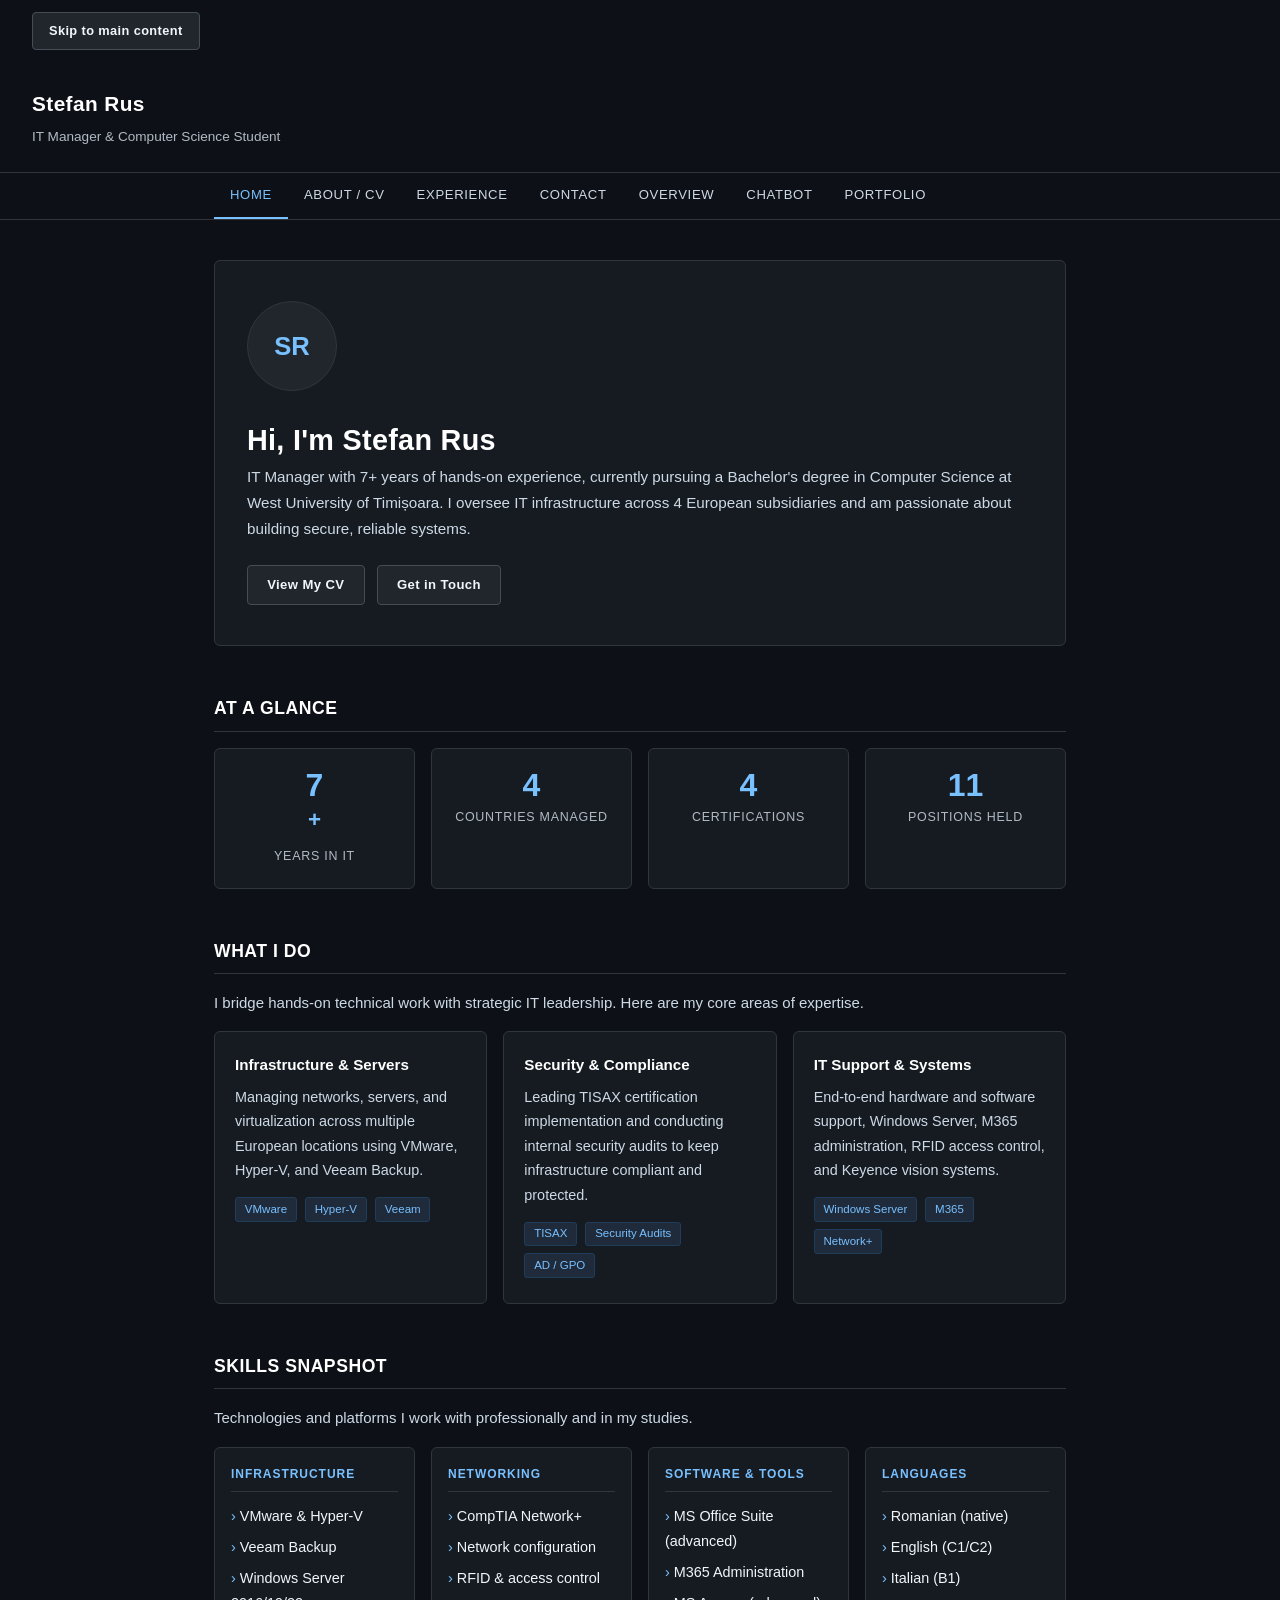
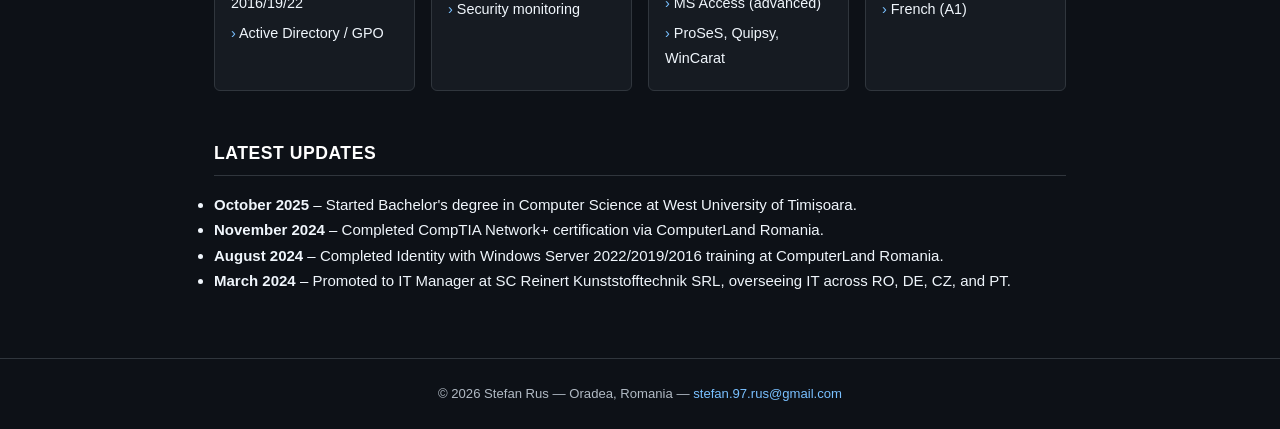
<file: index.html>
﻿<!doctype html>
<html lang="en">
  <head>
    <meta charset="UTF-8">
    <meta name="viewport" content="width=device-width, initial-scale=1.0">
    <title>Stefan Rus – IT Manager &amp; CS Student</title>
    <link rel="stylesheet" href="styles.css">
  </head>
  <body>

    <a href="#main-content" class="skip-link">Skip to main content</a>

    <header>
      <a href="index.html" class="site-title">Stefan Rus</a>
      <p class="site-subtitle">IT Manager &amp; Computer Science Student</p>
    </header>

    <nav aria-label="Main navigation">
      <ul>
        <li><a href="index.html" aria-current="page">Home</a></li>
        <li><a href="about.html">About / CV</a></li>
        <li><a href="data.html">Experience</a></li>
        <li><a href="contact.html">Contact</a></li>
        <li><a href="overview.html">Overview</a></li>
        <li><a href="chatbot.html">Chatbot</a></li>
        <li><a href="cv.html">Portfolio</a></li>
      </ul>
    </nav>

    <main id="main-content">

      <!-- HERO -->
      <div class="hero">
        <div class="hero-avatar" aria-hidden="true">SR</div>
        <div class="hero-text">
          <h1>Hi, I'm Stefan Rus</h1>
          <p>IT Manager with 7+ years of hands-on experience, currently pursuing a Bachelor's degree in Computer Science at West University of Timișoara. I oversee IT infrastructure across 4 European subsidiaries and am passionate about building secure, reliable systems.</p>
          <a href="about.html" class="btn">View My CV</a>
          <a href="contact.html" class="btn btn-outline">Get in Touch</a>
        </div>
      </div>

      <!-- AT A GLANCE – animated stat counters -->
      <section aria-labelledby="stats-heading" class="stats-section">
        <h2 id="stats-heading">At a Glance</h2>
        <div class="stats-grid">
          <div class="stat-item">
            <span class="stat-number" data-target="7">0</span><span class="stat-suffix" aria-hidden="true">+</span>
            <span class="stat-label">Years in IT</span>
          </div>
          <div class="stat-item">
            <span class="stat-number" data-target="4">0</span>
            <span class="stat-label">Countries Managed</span>
          </div>
          <div class="stat-item">
            <span class="stat-number" data-target="4">0</span>
            <span class="stat-label">Certifications</span>
          </div>
          <div class="stat-item">
            <span class="stat-number" data-target="11">0</span>
            <span class="stat-label">Positions Held</span>
          </div>
        </div>
      </section>

      <!-- WHAT I DO -->
      <section aria-labelledby="whatido-heading">
        <h2 id="whatido-heading">What I Do</h2>
        <p>I bridge hands-on technical work with strategic IT leadership. Here are my core areas of expertise.</p>
        <div class="card-grid">

          <article class="card">
            <h3>Infrastructure &amp; Servers</h3>
            <p>Managing networks, servers, and virtualization across multiple European locations using VMware, Hyper-V, and Veeam Backup.</p>
            <span class="tag">VMware</span>
            <span class="tag">Hyper-V</span>
            <span class="tag">Veeam</span>
          </article>

          <article class="card">
            <h3>Security &amp; Compliance</h3>
            <p>Leading TISAX certification implementation and conducting internal security audits to keep infrastructure compliant and protected.</p>
            <span class="tag">TISAX</span>
            <span class="tag">Security Audits</span>
            <span class="tag">AD / GPO</span>
          </article>

          <article class="card">
            <h3>IT Support &amp; Systems</h3>
            <p>End-to-end hardware and software support, Windows Server, M365 administration, RFID access control, and Keyence vision systems.</p>
            <span class="tag">Windows Server</span>
            <span class="tag">M365</span>
            <span class="tag">Network+</span>
          </article>

        </div>
      </section>

      <!-- SKILLS SNAPSHOT -->
      <section aria-labelledby="skills-heading">
        <h2 id="skills-heading">Skills Snapshot</h2>
        <p>Technologies and platforms I work with professionally and in my studies.</p>
        <div class="skills-grid">

          <div class="skill-group">
            <h3>Infrastructure</h3>
            <ul>
              <li>VMware &amp; Hyper-V</li>
              <li>Veeam Backup</li>
              <li>Windows Server 2016/19/22</li>
              <li>Active Directory / GPO</li>
            </ul>
          </div>

          <div class="skill-group">
            <h3>Networking</h3>
            <ul>
              <li>CompTIA Network+</li>
              <li>Network configuration</li>
              <li>RFID &amp; access control</li>
              <li>Security monitoring</li>
            </ul>
          </div>

          <div class="skill-group">
            <h3>Software &amp; Tools</h3>
            <ul>
              <li>MS Office Suite (advanced)</li>
              <li>M365 Administration</li>
              <li>MS Access (advanced)</li>
              <li>ProSeS, Quipsy, WinCarat</li>
            </ul>
          </div>

          <div class="skill-group">
            <h3>Languages</h3>
            <ul>
              <li>Romanian (native)</li>
              <li>English (C1/C2)</li>
              <li>Italian (B1)</li>
              <li>French (A1)</li>
            </ul>
          </div>

        </div>
      </section>

      <!-- LATEST UPDATES -->
      <section aria-labelledby="updates-heading">
        <h2 id="updates-heading">Latest Updates</h2>
        <ul>
          <li><strong>October 2025</strong> – Started Bachelor's degree in Computer Science at West University of Timișoara.</li>
          <li><strong>November 2024</strong> – Completed CompTIA Network+ certification via ComputerLand Romania.</li>
          <li><strong>August 2024</strong> – Completed Identity with Windows Server 2022/2019/2016 training at ComputerLand Romania.</li>
          <li><strong>March 2024</strong> – Promoted to IT Manager at SC Reinert Kunststofftechnik SRL, overseeing IT across RO, DE, CZ, and PT.</li>
        </ul>
      </section>

    </main>

    <footer>
      <p>&copy; 2026 Stefan Rus &mdash; Oradea, Romania &mdash; <a href="mailto:stefan.97.rus@gmail.com">stefan.97.rus@gmail.com</a></p>
    </footer>

    <script>
      (function () {
        'use strict';

        var statsSection = document.querySelector('.stats-section');
        var counters     = document.querySelectorAll('.stat-number');
        var triggered    = false;

        function animateCounters() {
          counters.forEach(function (el) {
            var target   = parseInt(el.getAttribute('data-target'), 10);
            var duration = 1000;
            var steps    = 40;
            var interval = duration / steps;
            var step     = target / steps;
            var current  = 0;
            var timer    = setInterval(function () {
              current += step;
              if (current >= target) {
                el.textContent = target;
                clearInterval(timer);
              } else {
                el.textContent = Math.floor(current);
              }
            }, interval);
          });
        }

        if ('IntersectionObserver' in window) {
          /* Trigger counter animation when stats section enters viewport */
          var statsObs = new IntersectionObserver(function (entries) {
            if (entries[0].isIntersecting && !triggered) {
              triggered = true;
              animateCounters();
            }
          }, { threshold: 0.3 });
          if (statsSection) { statsObs.observe(statsSection); }

          /* Fade-in cards and skill groups as they scroll into view */
          var fadeTargets = document.querySelectorAll('.card, .skill-group');
          var fadeObs = new IntersectionObserver(function (entries) {
            entries.forEach(function (entry) {
              if (entry.isIntersecting) {
                entry.target.classList.add('visible');
                fadeObs.unobserve(entry.target);
              }
            });
          }, { threshold: 0.1, rootMargin: '0px 0px -30px 0px' });

          fadeTargets.forEach(function (el) {
            el.classList.add('fade-in');
            fadeObs.observe(el);
          });

        } else {
          /* Fallback for browsers without IntersectionObserver */
          animateCounters();
        }
      }());
    </script>
  </body>
</html>
</file>
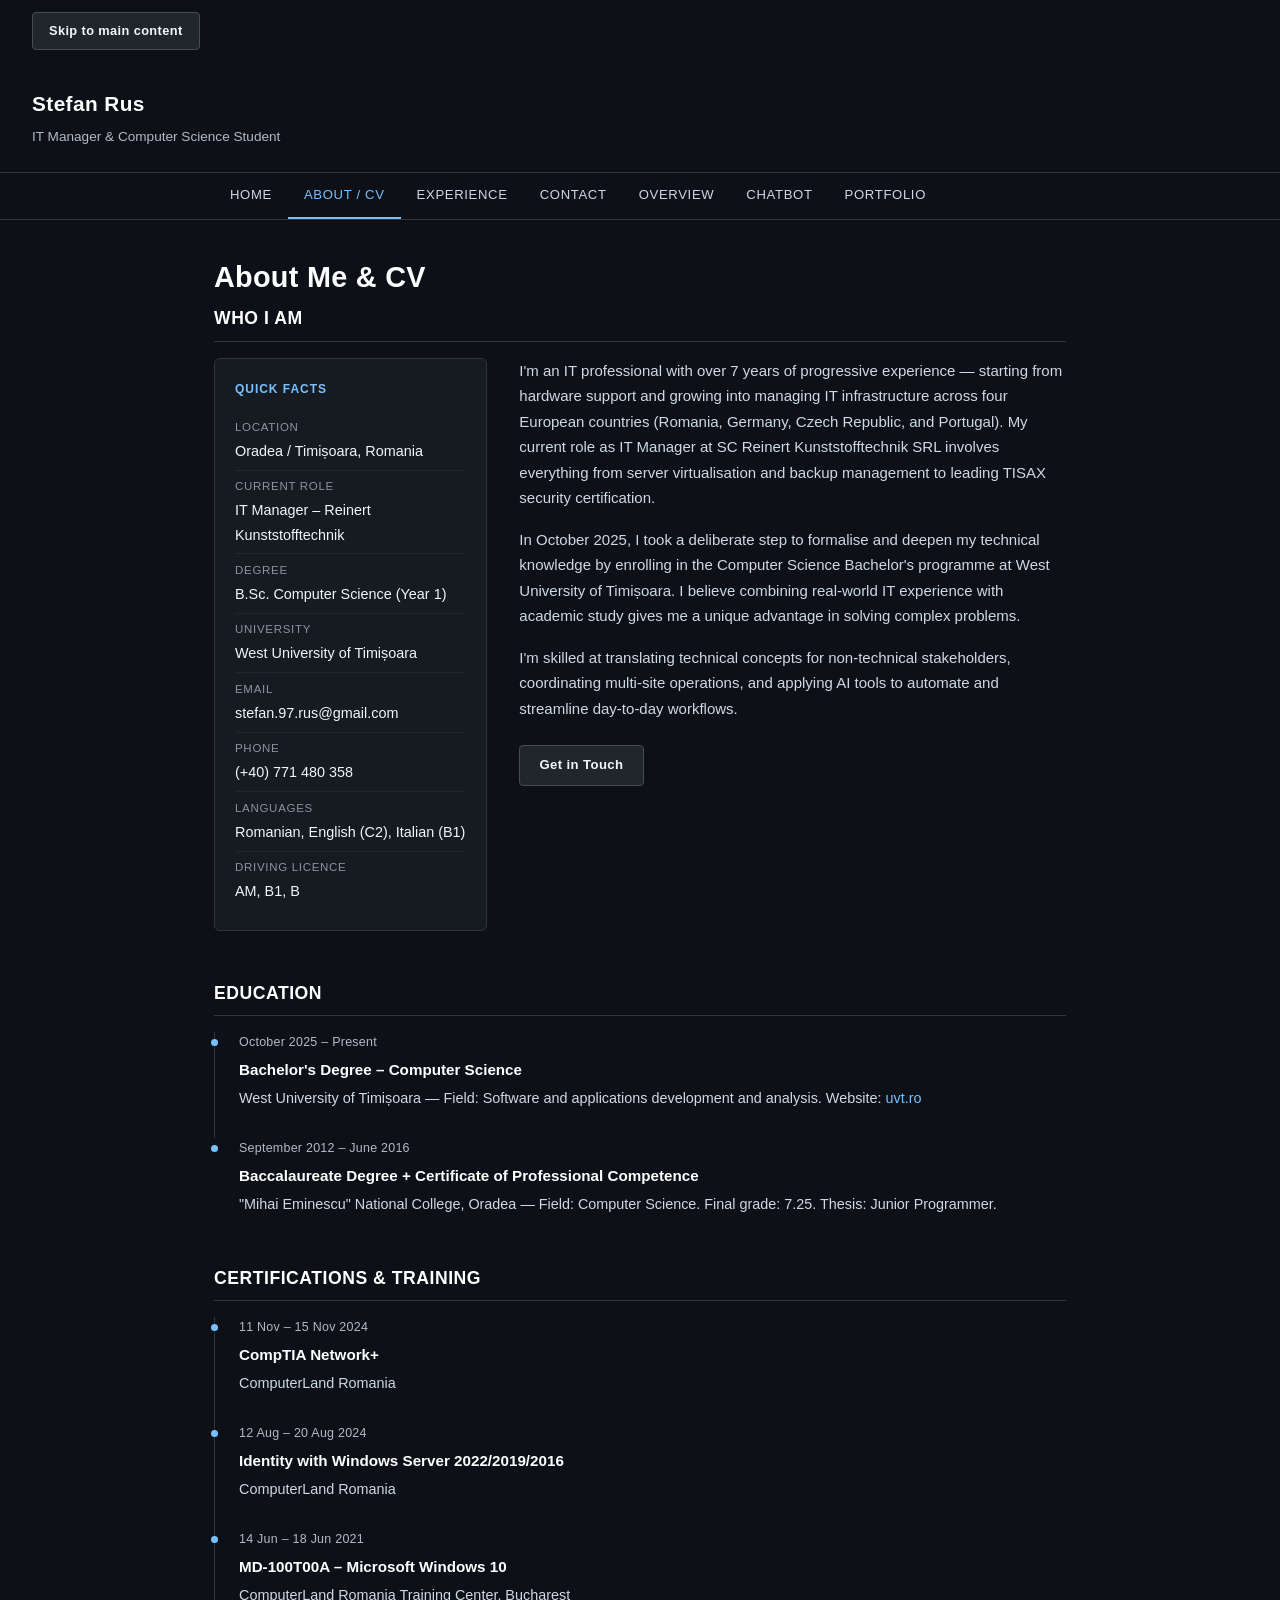
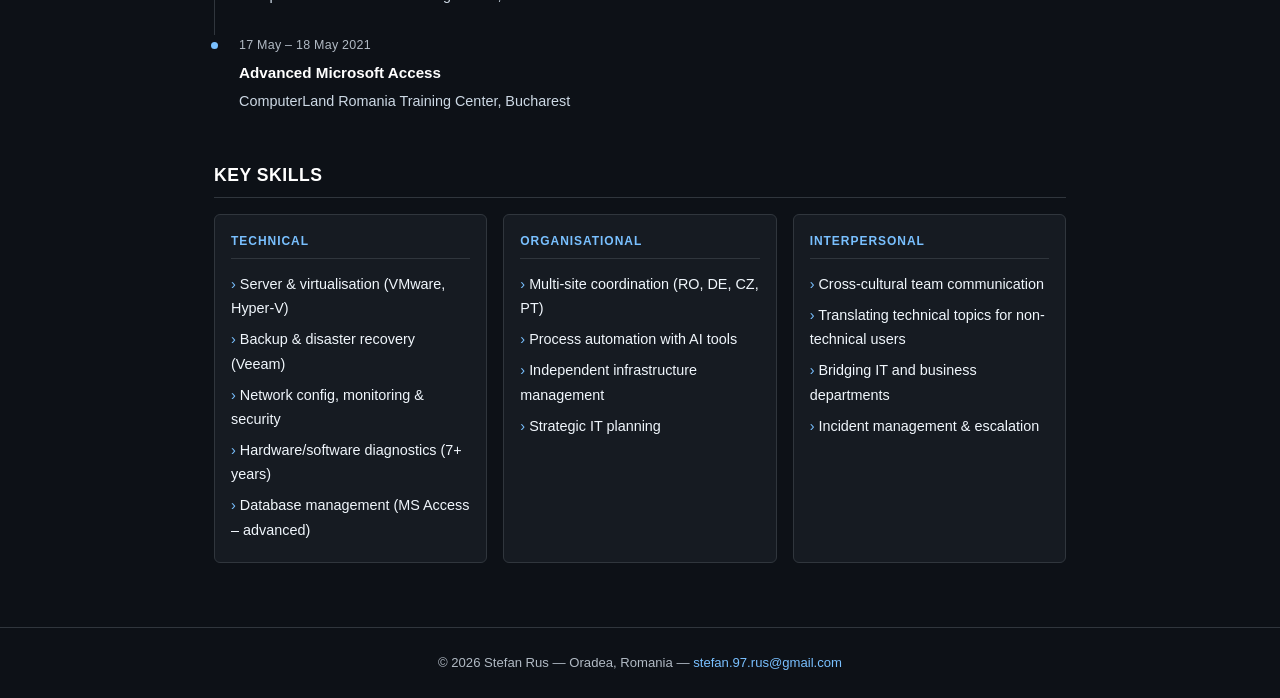
<file: about.html>
﻿<!doctype html>
<html lang="en">
  <head>
    <meta charset="UTF-8">
    <meta name="viewport" content="width=device-width, initial-scale=1.0">
    <title>About &amp; CV – Stefan Rus</title>
    <link rel="stylesheet" href="styles.css">
  </head>
  <body>

    <a href="#main-content" class="skip-link">Skip to main content</a>

    <header>
      <a href="index.html" class="site-title">Stefan Rus</a>
      <p class="site-subtitle">IT Manager &amp; Computer Science Student</p>
    </header>

    <nav aria-label="Main navigation">
      <ul>
        <li><a href="index.html">Home</a></li>
        <li><a href="about.html" aria-current="page">About / CV</a></li>
        <li><a href="data.html">Experience</a></li>
        <li><a href="contact.html">Contact</a></li>
        <li><a href="overview.html">Overview</a></li>
        <li><a href="chatbot.html">Chatbot</a></li>
        <li><a href="cv.html">Portfolio</a></li>
      </ul>
    </nav>

    <main id="main-content">

      <h1>About Me &amp; CV</h1>

      <!-- BIO + QUICK FACTS -->
      <section aria-labelledby="bio-heading">
        <h2 id="bio-heading">Who I Am</h2>
        <div class="about-grid">

          <aside class="about-sidebar" aria-label="Quick facts">
            <h3>Quick Facts</h3>
            <ul>
              <li>
                <span>Location</span>
                Oradea / Timișoara, Romania
              </li>
              <li>
                <span>Current Role</span>
                IT Manager – Reinert Kunststofftechnik
              </li>
              <li>
                <span>Degree</span>
                B.Sc. Computer Science (Year 1)
              </li>
              <li>
                <span>University</span>
                West University of Timișoara
              </li>
              <li>
                <span>Email</span>
                stefan.97.rus@gmail.com
              </li>
              <li>
                <span>Phone</span>
                (+40) 771 480 358
              </li>
              <li>
                <span>Languages</span>
                Romanian, English (C2), Italian (B1)
              </li>
              <li>
                <span>Driving Licence</span>
                AM, B1, B
              </li>
            </ul>
          </aside>

          <div>
            <p>
              I'm an IT professional with over 7 years of progressive experience — starting from hardware support and growing into managing IT infrastructure across four European countries (Romania, Germany, Czech Republic, and Portugal). My current role as IT Manager at SC Reinert Kunststofftechnik SRL involves everything from server virtualisation and backup management to leading TISAX security certification.
            </p>
            <p>
              In October 2025, I took a deliberate step to formalise and deepen my technical knowledge by enrolling in the Computer Science Bachelor's programme at West University of Timișoara. I believe combining real-world IT experience with academic study gives me a unique advantage in solving complex problems.
            </p>
            <p>
              I'm skilled at translating technical concepts for non-technical stakeholders, coordinating multi-site operations, and applying AI tools to automate and streamline day-to-day workflows.
            </p>
            <a href="contact.html" class="btn" style="margin-top: 0.5rem;">Get in Touch</a>
          </div>

        </div>
      </section>

      <!-- EDUCATION -->
      <section aria-labelledby="education-heading">
        <h2 id="education-heading">Education</h2>
        <ul class="timeline">
          <li>
            <p class="tl-date">October 2025 – Present</p>
            <h3>Bachelor's Degree – Computer Science</h3>
            <p>West University of Timișoara &mdash; Field: Software and applications development and analysis. Website: <a href="https://www.uvt.ro" target="_blank" rel="noopener noreferrer">uvt.ro</a></p>
          </li>
          <li>
            <p class="tl-date">September 2012 – June 2016</p>
            <h3>Baccalaureate Degree + Certificate of Professional Competence</h3>
            <p>"Mihai Eminescu" National College, Oradea &mdash; Field: Computer Science. Final grade: 7.25. Thesis: Junior Programmer.</p>
          </li>
        </ul>
      </section>

      <!-- CERTIFICATIONS -->
      <section aria-labelledby="certs-heading">
        <h2 id="certs-heading">Certifications &amp; Training</h2>
        <ul class="timeline">
          <li>
            <p class="tl-date">11 Nov – 15 Nov 2024</p>
            <h3>CompTIA Network+</h3>
            <p>ComputerLand Romania</p>
          </li>
          <li>
            <p class="tl-date">12 Aug – 20 Aug 2024</p>
            <h3>Identity with Windows Server 2022/2019/2016</h3>
            <p>ComputerLand Romania</p>
          </li>
          <li>
            <p class="tl-date">14 Jun – 18 Jun 2021</p>
            <h3>MD-100T00A – Microsoft Windows 10</h3>
            <p>ComputerLand Romania Training Center, Bucharest</p>
          </li>
          <li>
            <p class="tl-date">17 May – 18 May 2021</p>
            <h3>Advanced Microsoft Access</h3>
            <p>ComputerLand Romania Training Center, Bucharest</p>
          </li>
        </ul>
      </section>

      <!-- KEY SKILLS -->
      <section aria-labelledby="keyskills-heading">
        <h2 id="keyskills-heading">Key Skills</h2>
        <div class="skills-grid">
          <div class="skill-group">
            <h3>Technical</h3>
            <ul>
              <li>Server &amp; virtualisation (VMware, Hyper-V)</li>
              <li>Backup &amp; disaster recovery (Veeam)</li>
              <li>Network config, monitoring &amp; security</li>
              <li>Hardware/software diagnostics (7+ years)</li>
              <li>Database management (MS Access – advanced)</li>
            </ul>
          </div>
          <div class="skill-group">
            <h3>Organisational</h3>
            <ul>
              <li>Multi-site coordination (RO, DE, CZ, PT)</li>
              <li>Process automation with AI tools</li>
              <li>Independent infrastructure management</li>
              <li>Strategic IT planning</li>
            </ul>
          </div>
          <div class="skill-group">
            <h3>Interpersonal</h3>
            <ul>
              <li>Cross-cultural team communication</li>
              <li>Translating technical topics for non-technical users</li>
              <li>Bridging IT and business departments</li>
              <li>Incident management &amp; escalation</li>
            </ul>
          </div>
        </div>
      </section>

    </main>

    <footer>
      <p>&copy; 2026 Stefan Rus &mdash; Oradea, Romania &mdash; <a href="mailto:stefan.97.rus@gmail.com">stefan.97.rus@gmail.com</a></p>
    </footer>

  </body>
</html>
</file>
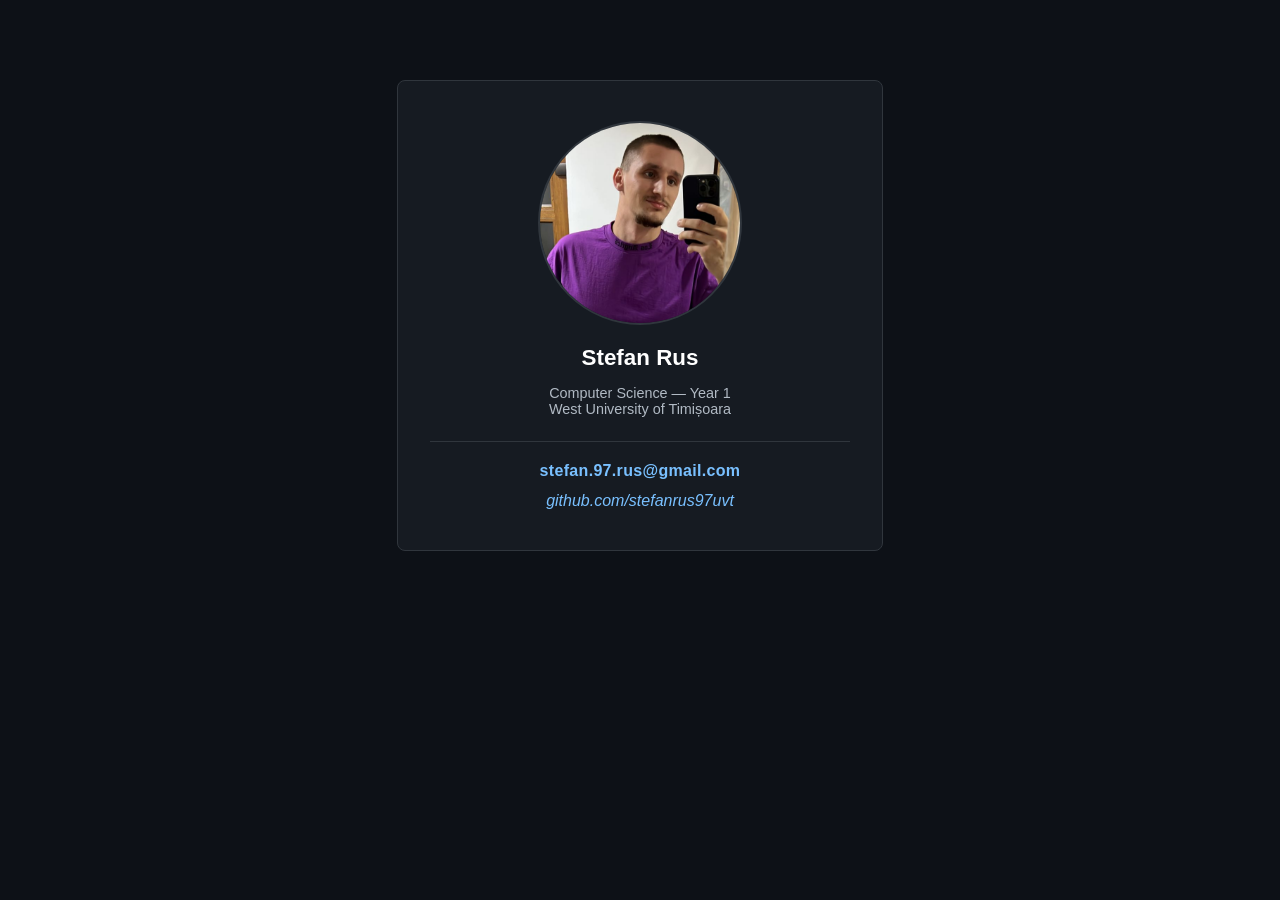
<file: card.html>
﻿<!doctype html>
<html lang="en">
  <head>
    <meta charset="UTF-8">
    <meta name="viewport" content="width=device-width, initial-scale=1.0">
    <title>Business Card – Stefan Rus</title>
    <link rel="stylesheet" href="card.css">
  </head>
  <body>

    <div class="card-container">

      <!-- Avatar: CSS-generated initials circle (no image file required) -->
      <div class="avatar" role="img" aria-label="Profile avatar: SR"><img src="./me.png" /></div>

      <h1>Stefan Rus</h1>
      <p class="specialization">Computer Science &mdash; Year 1<br>West University of Timi&#x219;oara</p>

      <hr class="divider">

      <ul class="card-links">
        <li>
          <a href="mailto:stefan.97.rus@gmail.com" id="email-link">
            stefan.97.rus@gmail.com
          </a>
        </li>
        <li>
          <a href="https://github.com/stefanrus97uvt" id="github-link" target="_blank" rel="noopener noreferrer">
            github.com/stefanrus97uvt
          </a>
        </li>
      </ul>

    </div>

  </body>
</html>
</file>
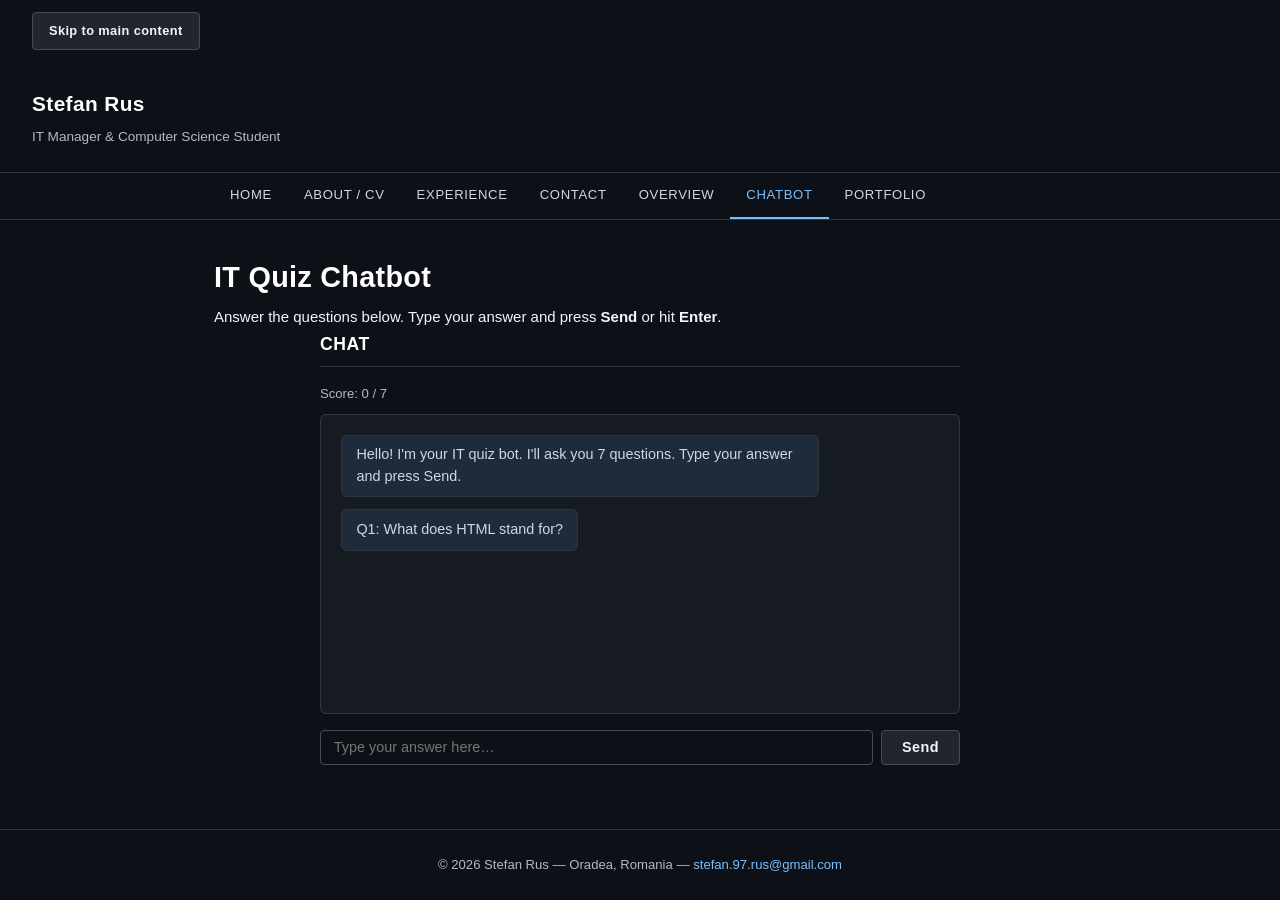
<file: chatbot.html>
﻿<!doctype html>
<html lang="en">
  <head>
    <meta charset="UTF-8">
    <meta name="viewport" content="width=device-width, initial-scale=1.0">
    <title>Chatbot – Stefan Rus</title>
    <link rel="stylesheet" href="styles.css">
    <link rel="stylesheet" href="chatbot.css">
  </head>
  <body>

    <a href="#main-content" class="skip-link">Skip to main content</a>

    <header>
      <a href="index.html" class="site-title">Stefan Rus</a>
      <p class="site-subtitle">IT Manager &amp; Computer Science Student</p>
    </header>

    <nav aria-label="Main navigation">
      <ul>
        <li><a href="index.html">Home</a></li>
        <li><a href="about.html">About / CV</a></li>
        <li><a href="data.html">Experience</a></li>
        <li><a href="contact.html">Contact</a></li>
        <li><a href="overview.html">Overview</a></li>
        <li><a href="chatbot.html" aria-current="page">Chatbot</a></li>
        <li><a href="cv.html">Portfolio</a></li>
      </ul>
    </nav>

    <main id="main-content">

      <h1>IT Quiz Chatbot</h1>
      <p>Answer the questions below. Type your answer and press <strong>Send</strong> or hit <strong>Enter</strong>.</p>

      <section aria-labelledby="chat-heading" class="chat-wrapper">
        <h2 id="chat-heading">Chat</h2>

        <p class="score-bar" id="score-bar">Score: 0 / 0</p>

        <div class="chat-box" id="chat-box" role="log" aria-live="polite" aria-label="Chat messages"></div>

        <form class="chat-form" id="chat-form">
          <input
            type="text"
            id="user-input"
            placeholder="Type your answer here…"
            autocomplete="off"
            aria-label="Your answer"
          >
          <button type="submit">Send</button>
        </form>
      </section>

    </main>

    <footer>
      <p>&copy; 2026 Stefan Rus &mdash; Oradea, Romania &mdash; <a href="mailto:stefan.97.rus@gmail.com">stefan.97.rus@gmail.com</a></p>
    </footer>

    <script src="chatbot.js"></script>
  </body>
</html>
</file>
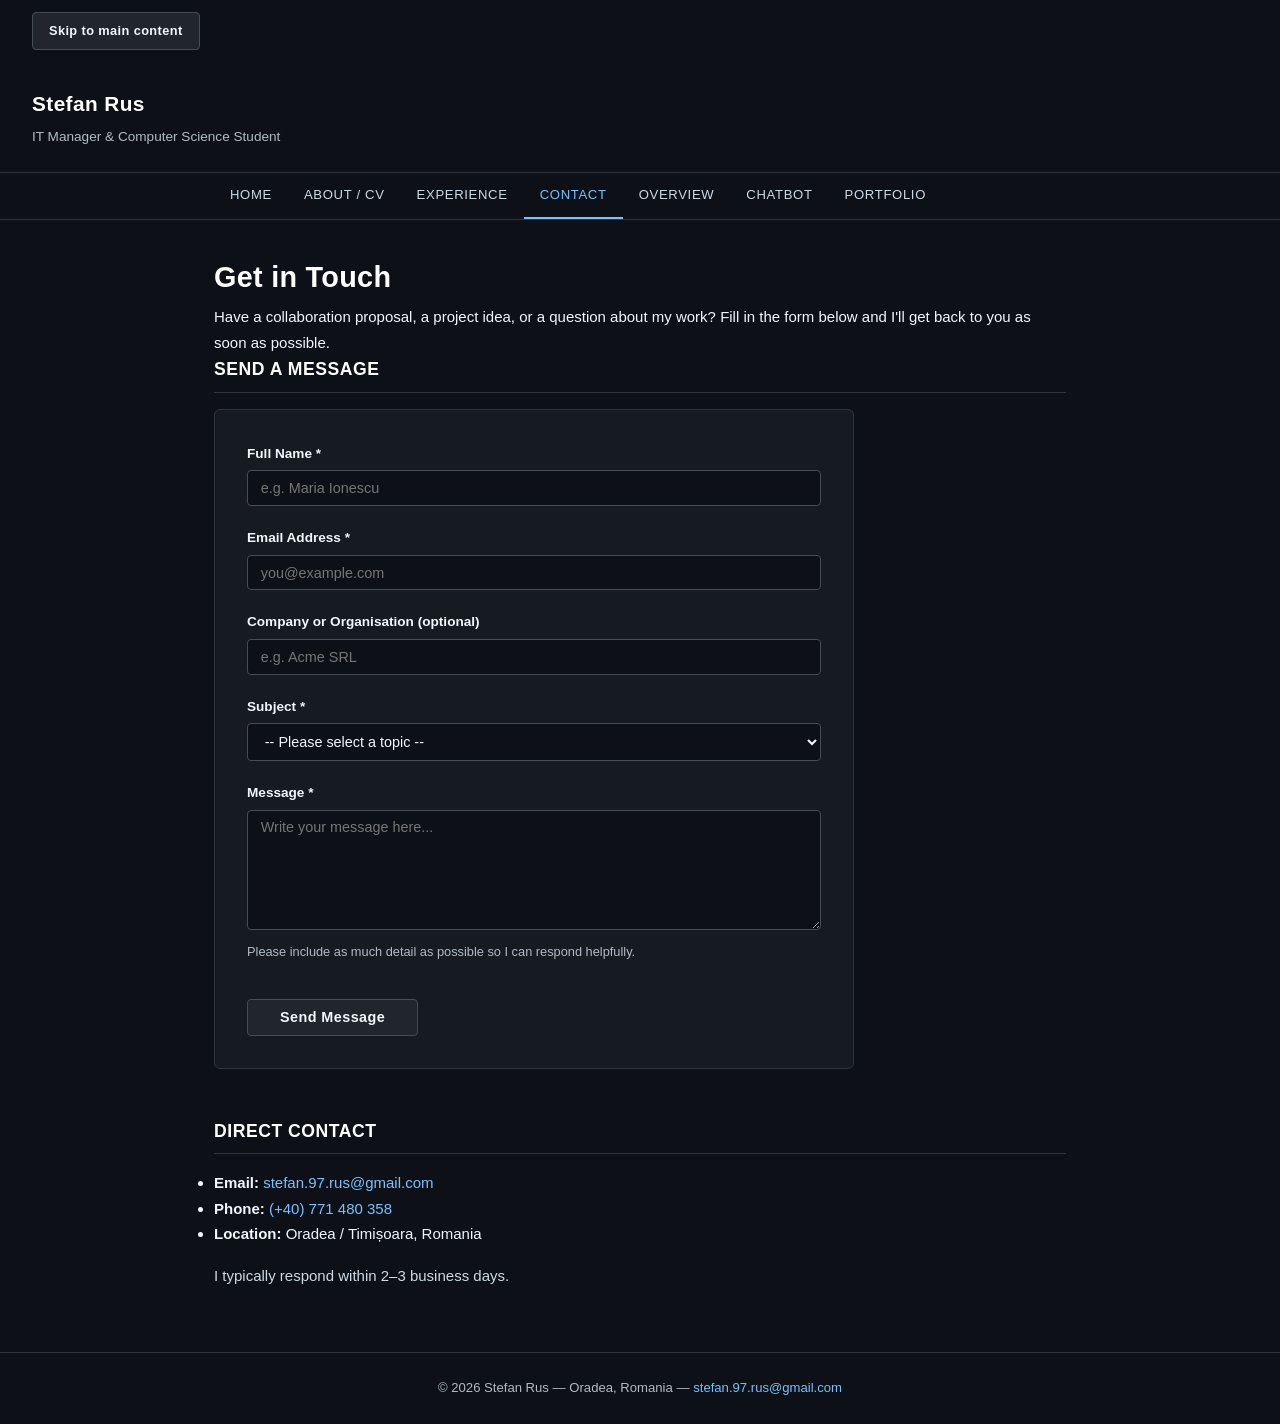
<file: contact.html>
﻿<!doctype html>
<html lang="en">
  <head>
    <meta charset="UTF-8">
    <meta name="viewport" content="width=device-width, initial-scale=1.0">
    <title>Contact – Stefan Rus</title>
    <link rel="stylesheet" href="styles.css">
  </head>
  <body>

    <a href="#main-content" class="skip-link">Skip to main content</a>

    <header>
      <a href="index.html" class="site-title">Stefan Rus</a>
      <p class="site-subtitle">IT Manager &amp; Computer Science Student</p>
    </header>

    <nav aria-label="Main navigation">
      <ul>
        <li><a href="index.html">Home</a></li>
        <li><a href="about.html">About / CV</a></li>
        <li><a href="data.html">Experience</a></li>
        <li><a href="contact.html" aria-current="page">Contact</a></li>
        <li><a href="overview.html">Overview</a></li>
        <li><a href="chatbot.html">Chatbot</a></li>
        <li><a href="cv.html">Portfolio</a></li>
      </ul>
    </nav>

    <main id="main-content">

      <h1>Get in Touch</h1>
      <p>Have a collaboration proposal, a project idea, or a question about my work? Fill in the form below and I'll get back to you as soon as possible.</p>

      <!-- CONTACT FORM -->
      <section aria-labelledby="form-heading">
        <h2 id="form-heading">Send a Message</h2>

        <div class="form-wrapper">
          <form action="#" method="post" novalidate>

            <!-- NAME -->
            <fieldset class="form-group">
              <legend>Full Name <span class="required-mark" aria-hidden="true">*</span></legend>
              <input
                type="text"
                id="full-name"
                name="full-name"
                autocomplete="name"
                required
                placeholder="e.g. Maria Ionescu"
              >
            </fieldset>

            <!-- EMAIL -->
            <fieldset class="form-group">
              <legend>Email Address <span class="required-mark" aria-hidden="true">*</span></legend>
              <input
                type="email"
                id="email"
                name="email"
                autocomplete="email"
                required
                placeholder="you@example.com"
              >
            </fieldset>

            <!-- COMPANY / ORGANISATION -->
            <fieldset class="form-group">
              <legend>Company or Organisation (optional)</legend>
              <input
                type="text"
                id="company"
                name="company"
                autocomplete="organization"
                placeholder="e.g. Acme SRL"
              >
            </fieldset>

            <!-- SUBJECT -->
            <fieldset class="form-group">
              <legend>Subject <span class="required-mark" aria-hidden="true">*</span></legend>
              <select id="subject" name="subject" required>
                <option value="">-- Please select a topic --</option>
                <option value="it-consulting">IT consulting or project</option>
                <option value="collaboration">Academic collaboration</option>
                <option value="networking">Professional networking</option>
                <option value="feedback">Feedback</option>
                <option value="other">Other</option>
              </select>
            </fieldset>


            <!-- MESSAGE -->
            <fieldset class="form-group">
              <legend>Message <span class="required-mark" aria-hidden="true">*</span></legend>
              <textarea
                id="message"
                name="message"
                rows="5"
                required
                placeholder="Write your message here..."
              ></textarea>
              <p class="form-hint">Please include as much detail as possible so I can respond helpfully.</p>
            </fieldset>

            <!-- SUBMIT -->
            <button type="submit">Send Message</button>

          </form>
        </div>
      </section>

      <!-- DIRECT CONTACT -->
      <section aria-labelledby="direct-heading">
        <h2 id="direct-heading">Direct Contact</h2>
        <ul>
          <li><strong>Email:</strong> <a href="mailto:stefan.97.rus@gmail.com">stefan.97.rus@gmail.com</a></li>
          <li><strong>Phone:</strong> <a href="tel:+40771480358">(+40) 771 480 358</a></li>
          <li><strong>Location:</strong> Oradea / Timișoara, Romania</li>
        </ul>
        <p style="margin-top: 1rem;">I typically respond within 2–3 business days.</p>
      </section>

    </main>

    <footer>
      <p>&copy; 2026 Stefan Rus &mdash; Oradea, Romania &mdash; <a href="mailto:stefan.97.rus@gmail.com">stefan.97.rus@gmail.com</a></p>
    </footer>

  </body>
</html>
</file>
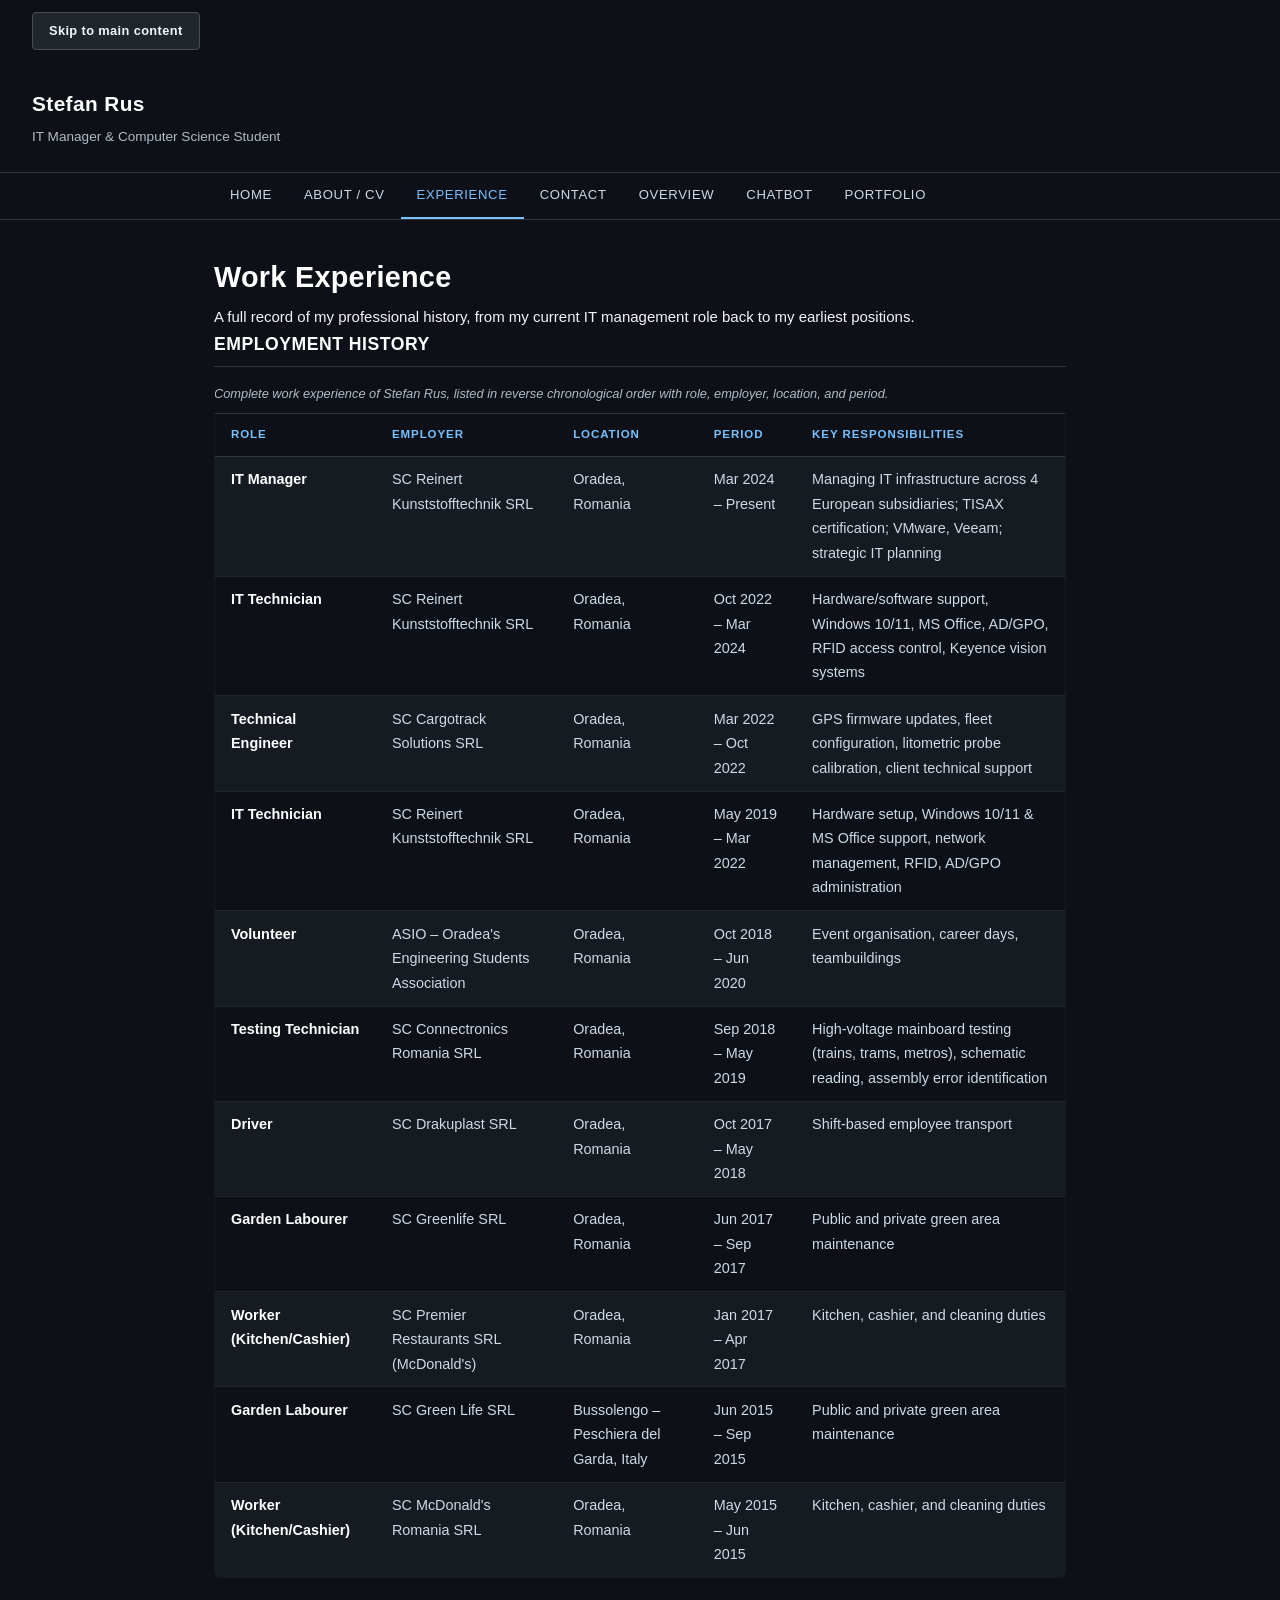
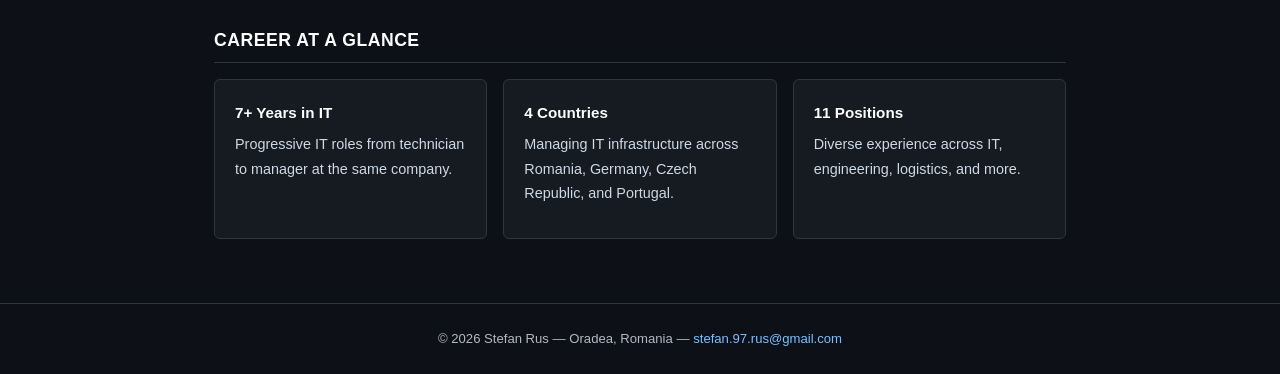
<file: data.html>
﻿<!doctype html>
<html lang="en">
  <head>
    <meta charset="UTF-8">
    <meta name="viewport" content="width=device-width, initial-scale=1.0">
    <title>Experience – Stefan Rus</title>
    <link rel="stylesheet" href="styles.css">
  </head>
  <body>

    <a href="#main-content" class="skip-link">Skip to main content</a>

    <header>
      <a href="index.html" class="site-title">Stefan Rus</a>
      <p class="site-subtitle">IT Manager &amp; Computer Science Student</p>
    </header>

    <nav aria-label="Main navigation">
      <ul>
        <li><a href="index.html">Home</a></li>
        <li><a href="about.html">About / CV</a></li>
        <li><a href="data.html" aria-current="page">Experience</a></li>
        <li><a href="contact.html">Contact</a></li>
        <li><a href="overview.html">Overview</a></li>
        <li><a href="chatbot.html">Chatbot</a></li>
        <li><a href="cv.html">Portfolio</a></li>
      </ul>
    </nav>

    <main id="main-content">

      <h1>Work Experience</h1>
      <p>A full record of my professional history, from my current IT management role back to my earliest positions.</p>

      <!-- EXPERIENCE TABLE -->
      <section aria-labelledby="table-heading">
        <h2 id="table-heading">Employment History</h2>
        <div class="table-wrapper">
          <table>
            <caption>Complete work experience of Stefan Rus, listed in reverse chronological order with role, employer, location, and period.</caption>
            <thead>
              <tr>
                <th scope="col">Role</th>
                <th scope="col">Employer</th>
                <th scope="col">Location</th>
                <th scope="col">Period</th>
                <th scope="col">Key Responsibilities</th>
              </tr>
            </thead>
            <tbody>
              <tr>
                <td>IT Manager</td>
                <td>SC Reinert Kunststofftechnik SRL</td>
                <td>Oradea, Romania</td>
                <td>Mar 2024 – Present</td>
                <td>Managing IT infrastructure across 4 European subsidiaries; TISAX certification; VMware, Veeam; strategic IT planning</td>
              </tr>
              <tr>
                <td>IT Technician</td>
                <td>SC Reinert Kunststofftechnik SRL</td>
                <td>Oradea, Romania</td>
                <td>Oct 2022 – Mar 2024</td>
                <td>Hardware/software support, Windows 10/11, MS Office, AD/GPO, RFID access control, Keyence vision systems</td>
              </tr>
              <tr>
                <td>Technical Engineer</td>
                <td>SC Cargotrack Solutions SRL</td>
                <td>Oradea, Romania</td>
                <td>Mar 2022 – Oct 2022</td>
                <td>GPS firmware updates, fleet configuration, litometric probe calibration, client technical support</td>
              </tr>
              <tr>
                <td>IT Technician</td>
                <td>SC Reinert Kunststofftechnik SRL</td>
                <td>Oradea, Romania</td>
                <td>May 2019 – Mar 2022</td>
                <td>Hardware setup, Windows 10/11 &amp; MS Office support, network management, RFID, AD/GPO administration</td>
              </tr>
              <tr>
                <td>Volunteer</td>
                <td>ASIO – Oradea's Engineering Students Association</td>
                <td>Oradea, Romania</td>
                <td>Oct 2018 – Jun 2020</td>
                <td>Event organisation, career days, teambuildings</td>
              </tr>
              <tr>
                <td>Testing Technician</td>
                <td>SC Connectronics Romania SRL</td>
                <td>Oradea, Romania</td>
                <td>Sep 2018 – May 2019</td>
                <td>High-voltage mainboard testing (trains, trams, metros), schematic reading, assembly error identification</td>
              </tr>
              <tr>
                <td>Driver</td>
                <td>SC Drakuplast SRL</td>
                <td>Oradea, Romania</td>
                <td>Oct 2017 – May 2018</td>
                <td>Shift-based employee transport</td>
              </tr>
              <tr>
                <td>Garden Labourer</td>
                <td>SC Greenlife SRL</td>
                <td>Oradea, Romania</td>
                <td>Jun 2017 – Sep 2017</td>
                <td>Public and private green area maintenance</td>
              </tr>
              <tr>
                <td>Worker (Kitchen/Cashier)</td>
                <td>SC Premier Restaurants SRL (McDonald's)</td>
                <td>Oradea, Romania</td>
                <td>Jan 2017 – Apr 2017</td>
                <td>Kitchen, cashier, and cleaning duties</td>
              </tr>
              <tr>
                <td>Garden Labourer</td>
                <td>SC Green Life SRL</td>
                <td>Bussolengo – Peschiera del Garda, Italy</td>
                <td>Jun 2015 – Sep 2015</td>
                <td>Public and private green area maintenance</td>
              </tr>
              <tr>
                <td>Worker (Kitchen/Cashier)</td>
                <td>SC McDonald's Romania SRL</td>
                <td>Oradea, Romania</td>
                <td>May 2015 – Jun 2015</td>
                <td>Kitchen, cashier, and cleaning duties</td>
              </tr>
            </tbody>
          </table>
        </div>
      </section>

      <!-- SUMMARY -->
      <section aria-labelledby="stats-heading">
        <h2 id="stats-heading">Career at a Glance</h2>
        <div class="card-grid">
          <div class="card">
            <h3>7+ Years in IT</h3>
            <p>Progressive IT roles from technician to manager at the same company.</p>
          </div>
          <div class="card">
            <h3>4 Countries</h3>
            <p>Managing IT infrastructure across Romania, Germany, Czech Republic, and Portugal.</p>
          </div>
          <div class="card">
            <h3>11 Positions</h3>
            <p>Diverse experience across IT, engineering, logistics, and more.</p>
          </div>
        </div>
      </section>

    </main>

    <footer>
      <p>&copy; 2026 Stefan Rus &mdash; Oradea, Romania &mdash; <a href="mailto:stefan.97.rus@gmail.com">stefan.97.rus@gmail.com</a></p>
    </footer>

  </body>
</html>
</file>
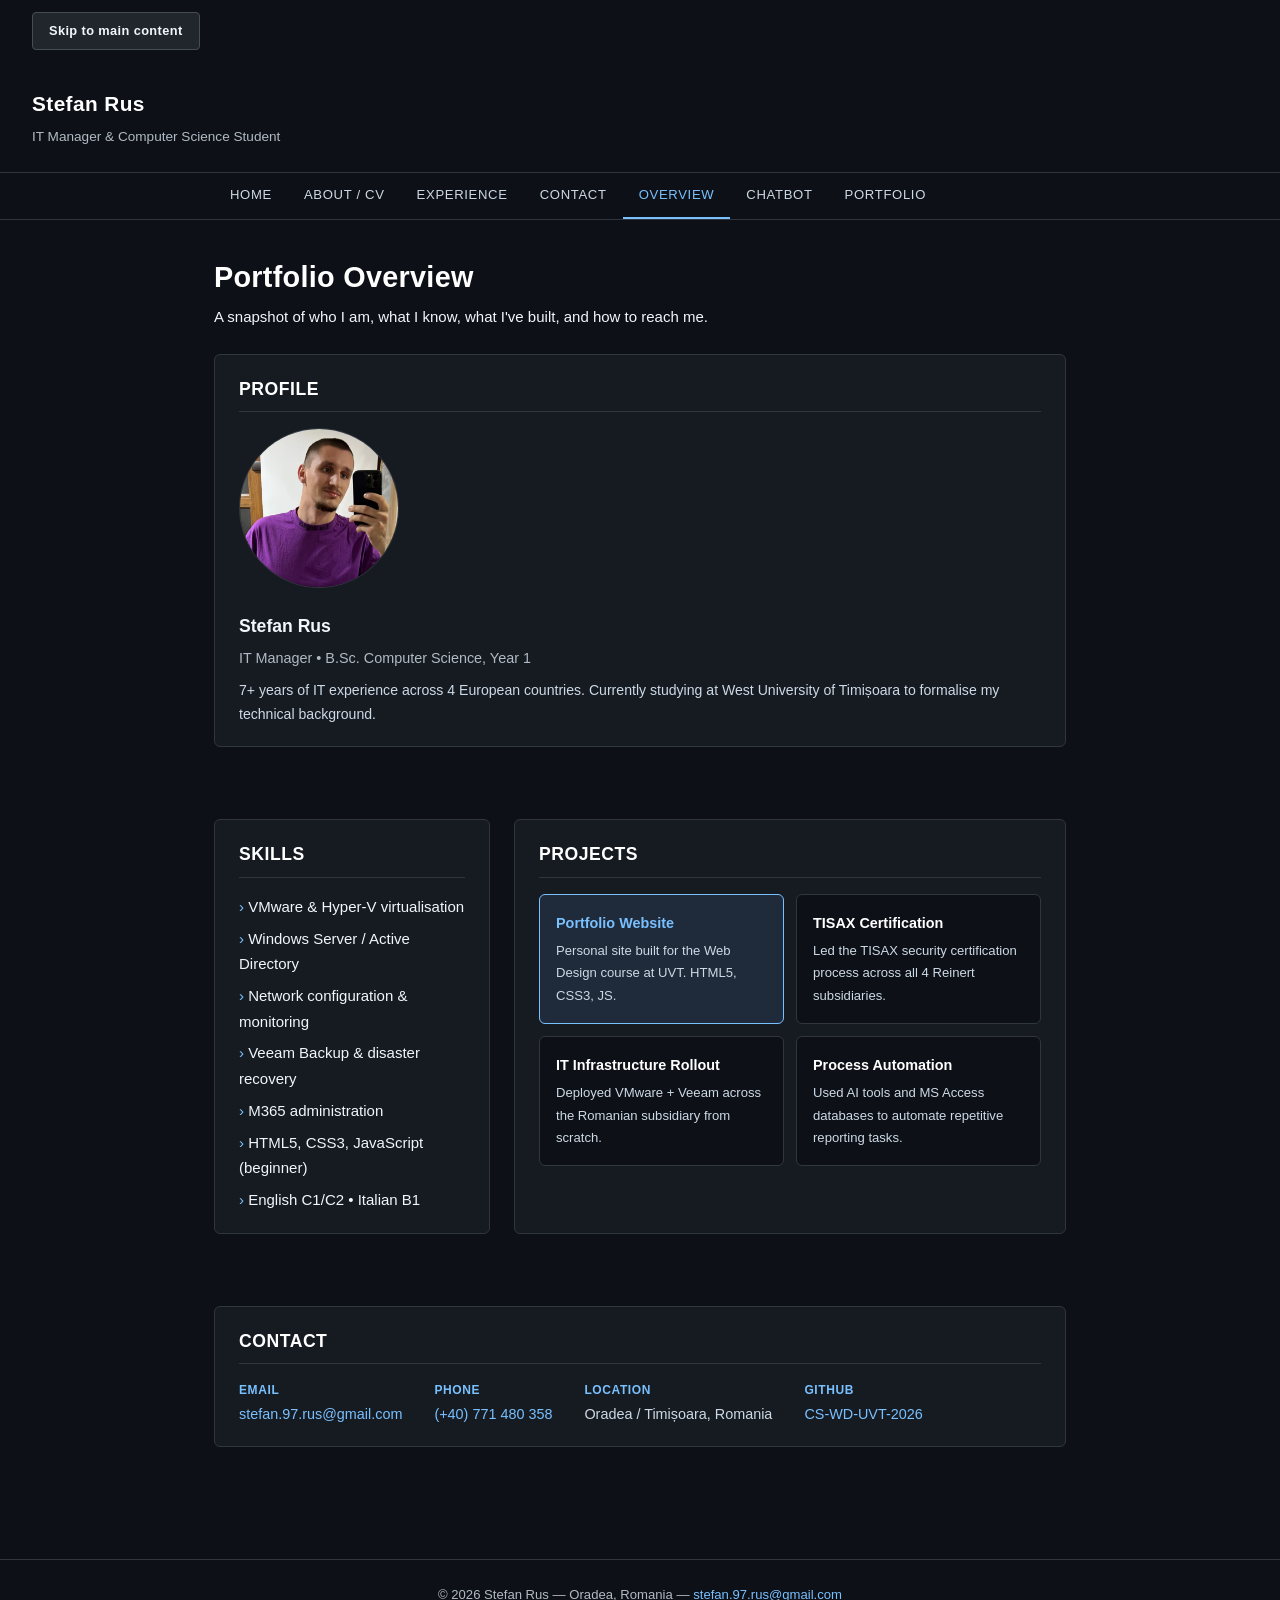
<file: overview.html>
﻿<!doctype html>
<html lang="en">
  <head>
    <meta charset="UTF-8">
    <meta name="viewport" content="width=device-width, initial-scale=1.0">
    <title>Overview – Stefan Rus</title>
    <link rel="stylesheet" href="styles.css">
    <!-- Internal CSS: page-specific overrides for overview layout -->
    <style>
      .overview-grid {
        display: grid;
        grid-template-columns: 1fr 2fr;
        grid-template-areas:
          "profile  profile"
          "skills   projects"
          "contact  contact";
        gap: 1.5rem;
        margin-top: 1.5rem;
      }

      .ov-profile  { grid-area: profile; }
      .ov-skills   { grid-area: skills; }
      .ov-projects { grid-area: projects; }
      .ov-contact  { grid-area: contact; }

      /* Section panels */
      .ov-panel {
        background-color: #161b22;
        border: 1px solid #30363d;
        border-radius: 6px;
        padding: 1.25rem 1.5rem;
      }

      /* Profile: Flexbox inside */
      .ov-profile-inner {
        display: flex;
        align-items: center;
        gap: 1.5rem;
        flex-wrap: wrap;
      }

      .ov-avatar {
        width: 160px;
        height: 160px;
        border-radius: 50%;
        background-color: #21262d;
        border: 1px solid #30363d;
        display: flex;
        align-items: center;
        justify-content: center;
        font-size: 1.6rem;
        font-weight: 700;
        color: #79c0ff;
        flex-shrink: 0;
        overflow: hidden;
      }

      .ov-avatar img {
        width: 100%;
        height: 100%;
        object-fit: cover;
      }

      /* Skills list: Flexbox */
      .ov-skill-list {
        list-style: none;
        padding: 0;
        margin: 0.75rem 0 0 0;
        display: flex;
        flex-direction: column;
        gap: 0.4rem;
      }

      .ov-skill-list li::before {
        content: "› ";
        color: #79c0ff;
      }

      /* Projects: Grid of cards */
      .ov-cards {
        display: grid;
        grid-template-columns: repeat(2, 1fr);
        gap: 0.75rem;
        margin-top: 0.75rem;
      }

      .ov-card {
        background-color: #0d1117;
        border: 1px solid #30363d;
        border-radius: 6px;
        padding: 1rem;
      }

      .ov-card h3 {
        font-size: 0.9rem;
        color: #ffffff;
        margin-bottom: 0.3rem;
      }

      .ov-card p {
        font-size: 0.82rem;
        color: #cdd9e5;
        margin: 0;
      }

      /* Featured card: styled differently */
      .ov-card-featured {
        background-color: #1f2a3a;
        border-color: #79c0ff;
      }

      .ov-card-featured h3 {
        color: #79c0ff;
      }

      /* Contact: Flexbox row */
      .ov-contact-list {
        list-style: none;
        padding: 0;
        margin: 0.75rem 0 0 0;
        display: flex;
        flex-wrap: wrap;
        gap: 1rem 2rem;
      }

      .ov-contact-list li {
        font-size: 0.9rem;
        color: #cdd9e5;
      }

      .ov-contact-list li strong {
        color: #79c0ff;
        display: block;
        font-size: 0.75rem;
        text-transform: uppercase;
        letter-spacing: 0.05em;
        margin-bottom: 0.1rem;
      }

      /* Media query: single column on small screens */
      @media (max-width: 650px) {
        .overview-grid {
          grid-template-columns: 1fr;
          grid-template-areas:
            "profile"
            "skills"
            "projects"
            "contact";
        }

        .ov-cards {
          grid-template-columns: 1fr;
        }
      }
    </style>
  </head>
  <body>

    <a href="#main-content" class="skip-link">Skip to main content</a>

    <header>
      <a href="index.html" class="site-title">Stefan Rus</a>
      <p class="site-subtitle">IT Manager &amp; Computer Science Student</p>
    </header>

    <nav aria-label="Main navigation">
      <ul>
        <li><a href="index.html">Home</a></li>
        <li><a href="about.html">About / CV</a></li>
        <li><a href="data.html">Experience</a></li>
        <li><a href="contact.html">Contact</a></li>
        <li><a href="overview.html" aria-current="page">Overview</a></li>
        <li><a href="chatbot.html">Chatbot</a></li>
        <li><a href="cv.html">Portfolio</a></li>
      </ul>
    </nav>

    <main id="main-content">

      <h1>Portfolio Overview</h1>
      <p>A snapshot of who I am, what I know, what I've built, and how to reach me.</p>

      <div class="overview-grid">

        <!-- PROFILE -->
        <section class="ov-panel ov-profile" aria-labelledby="ov-profile-h">
          <h2 id="ov-profile-h">Profile</h2>
          <div class="ov-profile-inner">
            <div class="ov-avatar" aria-hidden="true"><img src="./me.png" alt="" /></div>
            <div>
              <h3 style="font-size:1.1rem; margin-bottom:0.25rem;">Stefan Rus</h3>
              <p style="margin:0; color:#b1bac4; font-size:0.9rem;">IT Manager &bull; B.Sc. Computer Science, Year 1</p>
              <p style="margin:0.5rem 0 0 0; font-size:0.88rem; color:#cdd9e5;">7+ years of IT experience across 4 European countries. Currently studying at West University of Timi&#x219;oara to formalise my technical background.</p>
            </div>
          </div>
        </section>

        <!-- SKILLS -->
        <section class="ov-panel ov-skills" aria-labelledby="ov-skills-h">
          <h2 id="ov-skills-h">Skills</h2>
          <ul class="ov-skill-list">
            <li>VMware &amp; Hyper-V virtualisation</li>
            <li>Windows Server / Active Directory</li>
            <li>Network configuration &amp; monitoring</li>
            <li>Veeam Backup &amp; disaster recovery</li>
            <li>M365 administration</li>
            <li>HTML5, CSS3, JavaScript (beginner)</li>
            <li>English C1/C2 &bull; Italian B1</li>
          </ul>
        </section>

        <!-- PROJECTS -->
        <section class="ov-panel ov-projects" aria-labelledby="ov-projects-h">
          <h2 id="ov-projects-h">Projects</h2>
          <div class="ov-cards">

            <!-- Featured card -->
            <article class="ov-card ov-card-featured">
              <h3>Portfolio Website</h3>
              <p>Personal site built for the Web Design course at UVT. HTML5, CSS3, JS.</p>
            </article>

            <article class="ov-card">
              <h3>TISAX Certification</h3>
              <p>Led the TISAX security certification process across all 4 Reinert subsidiaries.</p>
            </article>

            <article class="ov-card">
              <h3>IT Infrastructure Rollout</h3>
              <p>Deployed VMware + Veeam across the Romanian subsidiary from scratch.</p>
            </article>

            <article class="ov-card">
              <h3>Process Automation</h3>
              <p>Used AI tools and MS Access databases to automate repetitive reporting tasks.</p>
            </article>

          </div>
        </section>

        <!-- CONTACT -->
        <section class="ov-panel ov-contact" aria-labelledby="ov-contact-h">
          <h2 id="ov-contact-h">Contact</h2>
          <ul class="ov-contact-list">
            <li>
              <strong>Email</strong>
              <a href="mailto:stefan.97.rus@gmail.com">stefan.97.rus@gmail.com</a>
            </li>
            <li>
              <strong>Phone</strong>
              <a href="tel:+40771480358">(+40) 771 480 358</a>
            </li>
            <li>
              <strong>Location</strong>
              Oradea / Timi&#x219;oara, Romania
            </li>
            <li>
              <strong>GitHub</strong>
              <a href="https://github.com/CS-WD-UVT-2026" target="_blank" rel="noopener noreferrer">CS-WD-UVT-2026</a>
            </li>
          </ul>
        </section>

      </div>

    </main>

    <footer>
      <p>&copy; 2026 Stefan Rus &mdash; Oradea, Romania &mdash; <a href="mailto:stefan.97.rus@gmail.com">stefan.97.rus@gmail.com</a></p>
    </footer>

  </body>
</html>
</file>
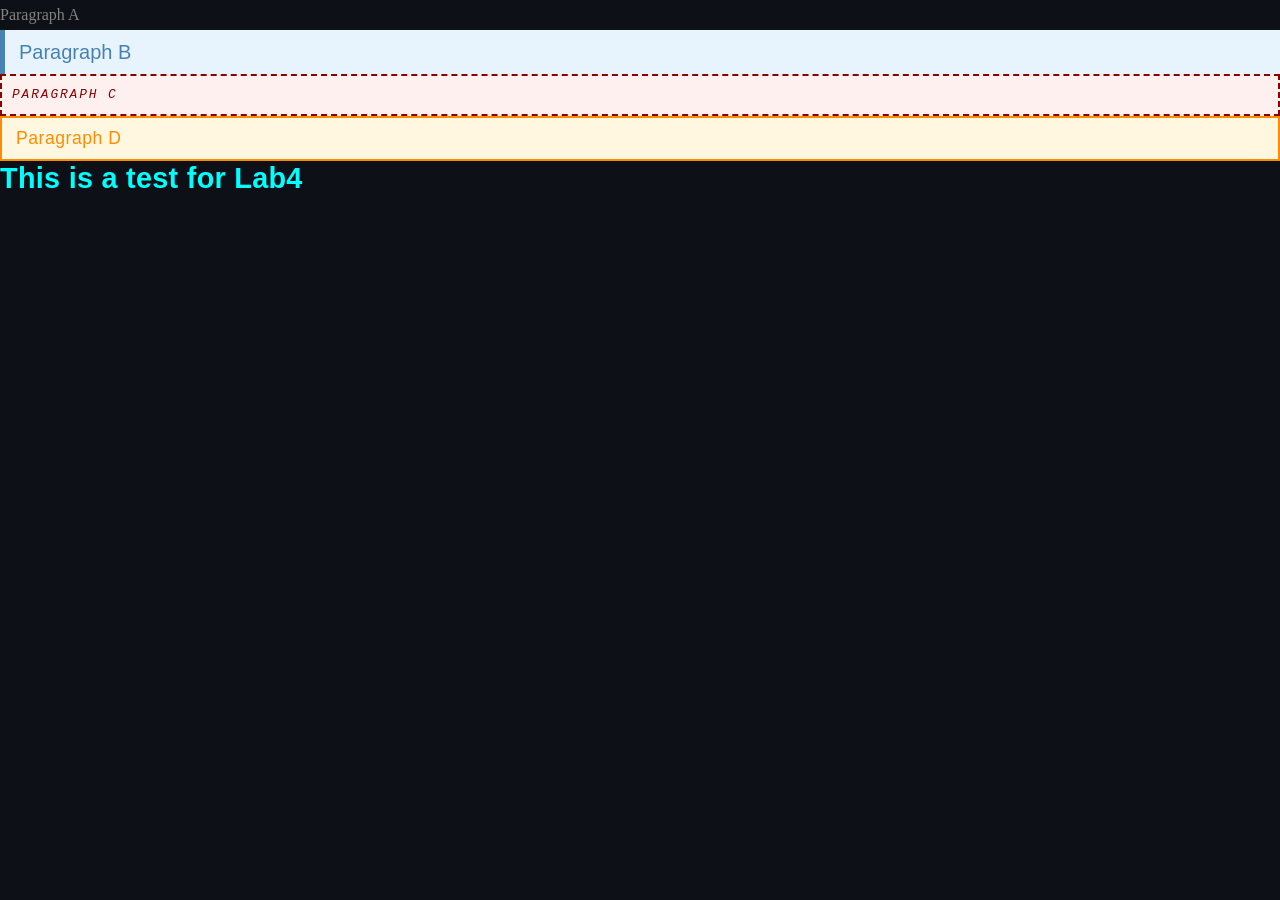
<file: specificity.html>
﻿<!DOCTYPE html>
<html lang="en">
<head>
    <meta charset="UTF-8">
    <title>Specificity Game</title>
    <link rel="stylesheet" href="styles.css">
    <style>
        p {
            color: gray;
            font-size: 1rem;
            font-family: Georgia, serif;
            line-height: 1.4;
            padding: 4px 0;
        }

        .info {
            color: steelblue;
            font-size: 1.25rem;
            background-color: #e8f4fd;
            padding: 8px 14px;
            border-left: 5px solid steelblue;
            font-family: Arial, sans-serif;
        }

        #warning {
            color: darkred;
            font-size: 0.8rem;
            font-style: italic;
            text-transform: uppercase;
            letter-spacing: 0.15em;
            border: 2px dashed darkred;
            padding: 10px;
            background-color: #fff0f0;
            font-family: 'Courier New', monospace;
        }

        #special.info {
            color: darkorange;
            background-color: #fff7e0;
            border: 2px solid darkorange;
            font-size: 1.1rem;
            font-style: normal;
            letter-spacing: 0.03em;
        }

        h1 {
            color: aqua;
        }
    </style>
</head>
<body>

    <p>Paragraph A</p>

    <p class="info">Paragraph B</p>

    <p id="warning">Paragraph C</p>

    <p class="info" id="special">Paragraph D</p>

    <h1>This is a test for Lab4</h1>
</body>
</html>
</file>
<file: styles.css>
/* ===== RESET & BASE ===== */
*, *::before, *::after {
  box-sizing: border-box;
  margin: 0;
  padding: 0;
}

body {
  font-family: Arial, Helvetica, sans-serif;
  font-size: 15px;
  line-height: 1.7;
  color: #f0f6fc;
  background-color: #0d1117;
  color-scheme: dark;
}

a {
  color: #79c0ff;
  text-decoration: none;
}

a:hover,
a:focus {
  color: #c8e6ff;
  text-decoration: underline;
}

/* ===== SKIP LINK ===== */
.skip-link {
  display: inline-block;
  background-color: #21262d;
  color: #f0f6fc;
  border: 1px solid #444c56;
  padding: 0.45rem 1rem;
  font-size: 0.8rem;
  font-family: Arial, Helvetica, sans-serif;
  font-weight: 700;
  letter-spacing: 0.03em;
  text-decoration: none;
  border-radius: 4px;
  margin: 0.75rem 2rem;
  transition: border-color 0.2s, color 0.2s;
}

.skip-link:hover,
.skip-link:focus {
  border-color: #79c0ff;
  color: #79c0ff;
  text-decoration: none;
  outline: none;
}

/* ===== HEADER ===== */
header {
  background-color: #0d1117;
  border-bottom: 1px solid #30363d;
  padding: 1.5rem 2rem;
}

header .site-title {
  font-family: Arial, Helvetica, sans-serif;
  font-size: 1.3rem;
  font-weight: 700;
  color: #ffffff;
  text-decoration: none;
  letter-spacing: 0.02em;
}

header .site-title:hover {
  color: #79c0ff;
  text-decoration: none;
}

header .site-subtitle {
  font-size: 0.85rem;
  color: #b1bac4;
  margin-top: 0.2rem;
}

/* ===== NAVIGATION ===== */
nav {
  background-color: #0d1117;
  border-bottom: 1px solid #30363d;
}

nav ul {
  list-style: none;
  display: flex;
  flex-wrap: wrap;
  max-width: 900px;
  margin: 0 auto;
  padding: 0 1.5rem;
}

nav ul li a {
  display: block;
  color: #cdd9e5;
  text-decoration: none;
  padding: 0.7rem 1rem;
  font-family: Arial, Helvetica, sans-serif;
  font-size: 0.82rem;
  letter-spacing: 0.05em;
  text-transform: uppercase;
  border-bottom: 2px solid transparent;
}

nav ul li a:hover,
nav ul li a:focus {
  color: #ffffff;
  border-bottom-color: #79c0ff;
  text-decoration: none;
  outline: none;
}

nav ul li a[aria-current="page"] {
  color: #79c0ff;
  border-bottom-color: #79c0ff;
}

/* ===== LAYOUT ===== */
main {
  max-width: 900px;
  margin: 2.5rem auto;
  padding: 0 1.5rem;
}

/* ===== HEADINGS ===== */
h1 {
  font-family: Arial, Helvetica, sans-serif;
  font-size: 1.8rem;
  font-weight: 700;
  color: #ffffff;
  margin-bottom: 0.5rem;
  line-height: 1.25;
  letter-spacing: 0.01em;
}

h2 {
  font-family: Arial, Helvetica, sans-serif;
  font-size: 1.1rem;
  font-weight: 700;
  color: #ffffff;
  margin-bottom: 1rem;
  padding-bottom: 0.4rem;
  border-bottom: 1px solid #30363d;
  letter-spacing: 0.03em;
  text-transform: uppercase;
}

h3 {
  font-family: Arial, Helvetica, sans-serif;
  font-size: 0.95rem;
  font-weight: 700;
  color: #f0f6fc;
  margin-bottom: 0.3rem;
}

/* ===== SECTIONS ===== */
section {
  margin-bottom: 3rem;
}

section p {
  color: #cdd9e5;
  margin-bottom: 1rem;
}

/* ===== HERO ===== */
.hero {
  background-color: #161b22;
  border: 1px solid #30363d;
  border-radius: 6px;
  padding: 2.5rem 2rem;
  margin-bottom: 3rem;
  display: flex;
  align-items: center;
  gap: 2rem;
  flex-wrap: wrap;
}

.hero-avatar {
  width: 90px;
  height: 90px;
  border-radius: 50%;
  background-color: #21262d;
  border: 1px solid #30363d;
  display: flex;
  align-items: center;
  justify-content: center;
  font-family: Arial, Helvetica, sans-serif;
  font-size: 1.6rem;
  font-weight: 700;
  color: #79c0ff;
  flex-shrink: 0;
}

.hero-text h1 {
  color: #ffffff;
  font-size: 1.8rem;
  margin-bottom: 0.3rem;
}

.hero-text p {
  color: #cdd9e5;
  font-size: 0.95rem;
  margin-bottom: 1.2rem;
}

.btn {
  display: inline-block;
  background-color: #21262d;
  color: #f0f6fc;
  text-decoration: none;
  padding: 0.5rem 1.2rem;
  border-radius: 4px;
  border: 1px solid #444c56;
  font-family: Arial, Helvetica, sans-serif;
  font-size: 0.82rem;
  font-weight: 700;
  letter-spacing: 0.03em;
  margin-right: 0.5rem;
  margin-top: 0.25rem;
  transition: border-color 0.2s, color 0.2s;
}

.btn:hover,
.btn:focus {
  border-color: #79c0ff;
  color: #79c0ff;
  text-decoration: none;
}

.btn-outline {
  background-color: #21262d;
  border-color: #444c56;
  color: #f0f6fc;
}

.btn-outline:hover,
.btn-outline:focus {
  border-color: #79c0ff;
  color: #79c0ff;
}

/* ===== CARDS ===== */
.card-grid {
  display: grid;
  grid-template-columns: repeat(auto-fit, minmax(240px, 1fr));
  gap: 1rem;
  margin-top: 1rem;
}

.card {
  background-color: #161b22;
  border: 1px solid #30363d;
  border-radius: 6px;
  padding: 1.25rem;
  transition: border-color 0.2s;
}

.card:hover {
  border-color: #444c56;
}

.card h3 {
  margin-bottom: 0.4rem;
  color: #ffffff;
}

.card p {
  font-size: 0.9rem;
  color: #cdd9e5;
  margin-bottom: 0.75rem;
}

.tag {
  display: inline-block;
  background-color: #1f2a3a;
  color: #79c0ff;
  font-size: 0.72rem;
  font-family: Arial, Helvetica, sans-serif;
  padding: 0.1rem 0.55rem;
  border-radius: 3px;
  border: 1px solid #1f3d5a;
  margin-right: 0.25rem;
  margin-bottom: 0.3rem;
}

/* ===== SKILLS ===== */
.skills-grid {
  display: grid;
  grid-template-columns: repeat(auto-fit, minmax(180px, 1fr));
  gap: 1rem;
  margin-top: 1rem;
}

.skill-group {
  background-color: #161b22;
  border: 1px solid #30363d;
  border-radius: 6px;
  padding: 1rem;
}

.skill-group h3 {
  font-size: 0.75rem;
  text-transform: uppercase;
  letter-spacing: 0.08em;
  color: #79c0ff;
  margin-bottom: 0.6rem;
  padding-bottom: 0.4rem;
  border-bottom: 1px solid #30363d;
}

.skill-group ul {
  list-style: none;
  font-size: 0.9rem;
  color: #f0f6fc;
}

.skill-group ul li {
  padding: 0.2rem 0;
}

.skill-group ul li::before {
  content: "› ";
  color: #79c0ff;
}

/* ===== ABOUT PAGE ===== */
.about-grid {
  display: grid;
  grid-template-columns: 1fr 2fr;
  gap: 2rem;
  align-items: start;
  margin-bottom: 2rem;
}

.about-sidebar {
  background-color: #161b22;
  border: 1px solid #30363d;
  border-radius: 6px;
  padding: 1.25rem;
}

.about-sidebar h3 {
  font-size: 0.75rem;
  text-transform: uppercase;
  letter-spacing: 0.08em;
  color: #79c0ff;
  margin-bottom: 0.75rem;
}

.about-sidebar ul {
  list-style: none;
  font-size: 0.9rem;
  color: #f0f6fc;
}

.about-sidebar ul li {
  padding: 0.4rem 0;
  border-bottom: 1px solid #21262d;
}

.about-sidebar ul li:last-child {
  border-bottom: none;
}

.about-sidebar ul li span {
  display: block;
  font-size: 0.72rem;
  text-transform: uppercase;
  letter-spacing: 0.06em;
  color: #8b949e;
  margin-bottom: 0.1rem;
}

/* ===== TIMELINE ===== */
.timeline {
  list-style: none;
  margin-top: 0.5rem;
}

.timeline li {
  position: relative;
  padding: 0 0 1.75rem 1.5rem;
  border-left: 1px solid #30363d;
}

.timeline li:last-child {
  padding-bottom: 0;
  border-left-color: transparent;
}

.timeline li::before {
  content: "";
  position: absolute;
  left: -4px;
  top: 7px;
  width: 7px;
  height: 7px;
  border-radius: 50%;
  background-color: #79c0ff;
}

.timeline li .tl-date {
  font-family: Arial, Helvetica, sans-serif;
  font-size: 0.78rem;
  color: #b1bac4;
  margin-bottom: 0.2rem;
  letter-spacing: 0.02em;
}

.timeline li h3 {
  color: #ffffff;
  margin-bottom: 0.2rem;
}

.timeline li p {
  font-size: 0.9rem;
  color: #cdd9e5;
  margin-bottom: 0;
}

/* ===== TABLE ===== */
.table-wrapper {
  overflow-x: auto;
  margin-top: 1rem;
}

table {
  width: 100%;
  border-collapse: collapse;
  font-size: 0.9rem;
  background-color: #161b22;
  border: 1px solid #30363d;
  border-radius: 6px;
  overflow: hidden;
}

caption {
  font-family: Arial, Helvetica, sans-serif;
  font-size: 0.8rem;
  color: #b1bac4;
  text-align: left;
  margin-bottom: 0.5rem;
  font-style: italic;
}

thead {
  background-color: #0d1117;
  border-bottom: 1px solid #30363d;
}

thead th {
  padding: 0.7rem 1rem;
  text-align: left;
  font-family: Arial, Helvetica, sans-serif;
  font-size: 0.72rem;
  font-weight: 700;
  letter-spacing: 0.08em;
  text-transform: uppercase;
  color: #79c0ff;
}

tbody tr {
  border-bottom: 1px solid #21262d;
}

tbody tr:last-child {
  border-bottom: none;
}

tbody tr:nth-child(even) {
  background-color: #0d1117;
}

tbody tr:nth-child(odd) {
  background-color: #161b22;
}

tbody tr:hover {
  background-color: #1c2128;
}

tbody td {
  padding: 0.65rem 1rem;
  color: #cdd9e5;
  vertical-align: top;
}

tbody td:first-child {
  font-weight: 700;
  color: #ffffff;
  font-family: Arial, Helvetica, sans-serif;
}

.status {
  display: inline-block;
  padding: 0.1rem 0.55rem;
  border-radius: 3px;
  font-size: 0.72rem;
  font-family: Arial, Helvetica, sans-serif;
  font-weight: 700;
  letter-spacing: 0.03em;
}

.status-complete {
  background-color: #0f2a1a;
  color: #56d364;
  border: 1px solid #1a4a2e;
}

.status-progress {
  background-color: #2a1f0a;
  color: #e3b341;
  border: 1px solid #4a3510;
}

.status-planned {
  background-color: #1c2128;
  color: #b1bac4;
  border: 1px solid #30363d;
}

/* ===== FORM ===== */
.form-wrapper {
  background-color: #161b22;
  border: 1px solid #30363d;
  border-radius: 6px;
  padding: 2rem;
  max-width: 640px;
}

.form-group {
  margin-bottom: 1.25rem;
}

label {
  display: block;
  font-family: Arial, Helvetica, sans-serif;
  font-size: 0.85rem;
  font-weight: 700;
  color: #f0f6fc;
  margin-bottom: 0.35rem;
  letter-spacing: 0.01em;
}

label .required-mark {
  color: #f85149;
  margin-left: 2px;
}

input[type="text"],
input[type="email"],
input[type="url"],
select,
textarea {
  width: 100%;
  padding: 0.55rem 0.8rem;
  font-family: Arial, Helvetica, sans-serif;
  font-size: 0.9rem;
  color: #f0f6fc;
  background-color: #0d1117;
  border: 1px solid #444c56;
  border-radius: 4px;
  transition: border-color 0.2s, box-shadow 0.2s;
}

input[type="text"]:focus,
input[type="email"]:focus,
input[type="url"]:focus,
select:focus,
textarea:focus {
  outline: none;
  border-color: #79c0ff;
  box-shadow: 0 0 0 3px rgba(121, 192, 255, 0.12);
}

select option {
  background-color: #161b22;
  color: #f0f6fc;
}

textarea {
  resize: vertical;
  min-height: 120px;
}

fieldset {
  border: 1px solid #30363d;
  border-radius: 6px;
  padding: 1rem 1.25rem;
  margin-bottom: 1.25rem;
}

fieldset.form-group {
  border: none;
  border-radius: 0;
  padding: 0;
  margin-bottom: 1.25rem;
}

legend {
  font-family: Arial, Helvetica, sans-serif;
  font-size: 0.85rem;
  font-weight: 700;
  color: #f0f6fc;
  padding: 0;
  margin-bottom: 0.35rem;
}

.radio-group,
.checkbox-group {
  display: flex;
  flex-direction: column;
  gap: 0.5rem;
  margin-top: 0.5rem;
}

.radio-group label,
.checkbox-group label {
  display: flex;
  align-items: center;
  gap: 0.5rem;
  font-weight: 400;
  font-size: 0.9rem;
  color: #f0f6fc;
  cursor: pointer;
}

input[type="radio"],
input[type="checkbox"] {
  width: auto;
  accent-color: #79c0ff;
}

.form-hint {
  font-size: 0.8rem;
  color: #b1bac4;
  margin-top: 0.25rem;
}

button[type="submit"] {
  background-color: #21262d;
  color: #f0f6fc;
  border: 1px solid #444c56;
  padding: 0.6rem 2rem;
  font-family: Arial, Helvetica, sans-serif;
  font-size: 0.9rem;
  font-weight: 700;
  letter-spacing: 0.03em;
  border-radius: 4px;
  cursor: pointer;
  transition: border-color 0.2s, color 0.2s;
}

button[type="submit"]:hover,
button[type="submit"]:focus {
  border-color: #79c0ff;
  color: #79c0ff;
  outline: none;
}

/* ===== FOOTER ===== */
footer {
  border-top: 1px solid #30363d;
  color: #b1bac4;
  text-align: center;
  padding: 1.5rem 2rem;
  font-family: Arial, Helvetica, sans-serif;
  font-size: 0.82rem;
  margin-top: 4rem;
  background-color: #0d1117;
}

footer a {
  color: #79c0ff;
}

footer a:hover {
  color: #c8e6ff;
}

/* ===== DATE & NUMBER & FILE INPUTS ===== */
input[type="date"],
input[type="number"],
input[type="file"] {
  width: 100%;
  padding: 0.55rem 0.8rem;
  font-family: Arial, Helvetica, sans-serif;
  font-size: 0.9rem;
  color: #f0f6fc;
  background-color: #0d1117;
  border: 1px solid #444c56;
  border-radius: 4px;
  transition: border-color 0.2s, box-shadow 0.2s;
}

input[type="date"]:focus,
input[type="number"]:focus,
input[type="file"]:focus {
  outline: none;
  border-color: #79c0ff;
  box-shadow: 0 0 0 3px rgba(121, 192, 255, 0.12);
}

input[type="date"]::-webkit-calendar-picker-indicator {
  filter: invert(0.7);
  cursor: pointer;
}

input[type="file"] {
  padding: 0.45rem 0.8rem;
  cursor: pointer;
}

/* ===== FORM VALIDATION ERRORS ===== */
.field-error {
  display: block;
  color: #f85149;
  font-size: 0.8rem;
  margin-top: 0.3rem;
  min-height: 1.1em;
}

input[aria-invalid="true"],
textarea[aria-invalid="true"],
select[aria-invalid="true"] {
  border-color: #f85149;
  box-shadow: 0 0 0 3px rgba(248, 81, 73, 0.15);
}

/* ===== IMAGE PREVIEW (in form) ===== */
.img-preview {
  display: block;
  margin-top: 0.6rem;
  max-width: 120px;
  max-height: 120px;
  border-radius: 4px;
  border: 1px solid #30363d;
  object-fit: cover;
}

/* ===== THUMBNAIL (in table) ===== */
.thumb-img {
  width: 64px;
  height: 64px;
  object-fit: cover;
  border-radius: 4px;
  border: 1px solid #30363d;
  display: block;
}

/* ===== RESET BUTTON ===== */
button[type="reset"] {
  background-color: transparent;
  color: #b1bac4;
  border: 1px solid #30363d;
  padding: 0.6rem 1.5rem;
  font-family: Arial, Helvetica, sans-serif;
  font-size: 0.9rem;
  font-weight: 700;
  letter-spacing: 0.03em;
  border-radius: 4px;
  cursor: pointer;
  transition: border-color 0.2s, color 0.2s;
}

button[type="reset"]:hover,
button[type="reset"]:focus {
  border-color: #79c0ff;
  color: #79c0ff;
  outline: none;
}

/* ===== FORM BUTTONS ROW ===== */
.form-buttons {
  display: flex;
  align-items: center;
  gap: 0.5rem;
  flex-wrap: wrap;
  margin-top: 0.25rem;
}

/* ===== NO PROJECTS MESSAGE ===== */
.no-projects-msg {
  color: #8b949e;
  font-size: 0.9rem;
  font-style: italic;
  margin-top: 0.5rem;
}

/* ===== STATS SECTION (index.html) ===== */
.stats-section {
  margin-bottom: 3rem;
}

.stats-grid {
  display: grid;
  grid-template-columns: repeat(auto-fit, minmax(130px, 1fr));
  gap: 1rem;
  margin-top: 1rem;
}

.stat-item {
  background-color: #161b22;
  border: 1px solid #30363d;
  border-radius: 6px;
  padding: 1.25rem 1rem;
  text-align: center;
  transition: border-color 0.2s;
}

.stat-item:hover {
  border-color: #444c56;
}

.stat-number {
  display: block;
  font-size: 2rem;
  font-weight: 700;
  color: #79c0ff;
  font-family: Arial, Helvetica, sans-serif;
  line-height: 1;
}

.stat-suffix {
  font-size: 1.4rem;
  font-weight: 700;
  color: #79c0ff;
  vertical-align: super;
}

.stat-label {
  display: block;
  font-size: 0.78rem;
  color: #b1bac4;
  text-transform: uppercase;
  letter-spacing: 0.06em;
  margin-top: 0.4rem;
}

/* ===== FADE-IN ANIMATION ===== */
.fade-in {
  opacity: 0;
  transform: translateY(12px);
  transition: opacity 0.45s ease, transform 0.45s ease;
}

.fade-in.visible {
  opacity: 1;
  transform: translateY(0);
}

@media (prefers-reduced-motion: reduce) {
  .fade-in {
    opacity: 1;
    transform: none;
    transition: none;
  }
}

/* ===== RESPONSIVE ===== */
@media (max-width: 600px) {
  header {
    padding: 1.2rem 1rem;
  }

  main {
    padding: 0 1rem;
    margin: 1.5rem auto;
  }

  .hero {
    flex-direction: column;
    padding: 1.75rem 1.25rem;
  }

  .about-grid {
    grid-template-columns: 1fr;
  }

  nav ul {
    padding: 0 0.5rem;
  }

  nav ul li a {
    padding: 0.6rem 0.7rem;
    font-size: 0.75rem;
  }
}
</file>
<file: card.css>
/* card.css – Business Card page styles */

/* Element selector: body baseline */
body {
  font-family: Arial, Helvetica, sans-serif;
  background-color: #0d1117;
  color: #f0f6fc;
  margin: 0;
  padding: 2rem;
}

/* Class selector: card container */
.card-container {
  max-width: 420px;
  margin: 3rem auto;
  background-color: #161b22;
  border: 1px solid #30363d;
  border-radius: 8px;
  padding: 2.5rem 2rem;
  text-align: center;
}

/* Element + class selector: avatar circle */
.card-container .avatar {
  width: 200px;
  height: 200px;
  border-radius: 50%;
  background-color: #21262d;
  border: 2px solid #30363d;
  display: flex;
  align-items: center;
  justify-content: center;
  font-size: 2rem;
  font-weight: 700;
  color: #79c0ff;
  margin: 0 auto 1.25rem auto;
  overflow: hidden;
}

.card-container .avatar img {
  width: 100%;
  height: 100%;
  object-fit: cover;
}

/* Element selector: name heading */
h1 {
  font-size: 1.4rem;
  color: #ffffff;
  margin: 0 0 0.25rem 0;
}

/* Class selector: specialization line */
.specialization {
  font-size: 0.9rem;
  color: #b1bac4;
  margin-bottom: 1.5rem;
}

/* Class selector: divider */
.divider {
  border: none;
  border-top: 1px solid #30363d;
  margin: 1.25rem 0;
}

/* Class selector: links list */
.card-links {
  list-style: none;
  padding: 0;
  margin: 0;
  display: flex;
  flex-direction: column;
  gap: 0.75rem;
}

/* Element selector: links */
a {
  color: #79c0ff;
  text-decoration: none;
}

a:hover {
  color: #c8e6ff;
  text-decoration: underline;
}

/* ID selector: email link – unique element on the page */
#email-link {
  font-weight: 700;
  letter-spacing: 0.02em;
}

/* ID selector: github link – unique element on the page */
#github-link {
  font-style: italic;
}
</file>
<file: chatbot.css>
/* chatbot.css – Chatbot page styles */

.chat-wrapper {
  max-width: 640px;
  margin: 0 auto;
}

.chat-box {
  background-color: #161b22;
  border: 1px solid #30363d;
  border-radius: 6px;
  padding: 1.25rem;
  min-height: 300px;
  max-height: 450px;
  overflow-y: auto;
  display: flex;
  flex-direction: column;
  gap: 0.75rem;
  margin-bottom: 1rem;
}

.msg {
  max-width: 80%;
  padding: 0.55rem 0.9rem;
  border-radius: 6px;
  font-size: 0.9rem;
  line-height: 1.5;
}

.msg-bot {
  background-color: #1f2a3a;
  color: #cdd9e5;
  border: 1px solid #30363d;
  align-self: flex-start;
}

.msg-user {
  background-color: #21262d;
  color: #f0f6fc;
  border: 1px solid #444c56;
  align-self: flex-end;
}

.msg-correct {
  background-color: #0f2a1a;
  color: #56d364;
  border: 1px solid #1a4a2e;
  align-self: flex-start;
}

.msg-wrong {
  background-color: #2a0f0f;
  color: #f85149;
  border: 1px solid #4a1a1a;
  align-self: flex-start;
}

.chat-form {
  display: flex;
  gap: 0.5rem;
}

.chat-form input {
  flex: 1;
  padding: 0.55rem 0.8rem;
  font-size: 0.9rem;
  color: #f0f6fc;
  background-color: #0d1117;
  border: 1px solid #444c56;
  border-radius: 4px;
  font-family: Arial, Helvetica, sans-serif;
}

.chat-form input:focus {
  outline: none;
  border-color: #79c0ff;
}

.chat-form button {
  background-color: #21262d;
  color: #f0f6fc;
  border: 1px solid #444c56;
  padding: 0.55rem 1.25rem;
  border-radius: 4px;
  font-family: Arial, Helvetica, sans-serif;
  font-size: 0.9rem;
  font-weight: 700;
  cursor: pointer;
}

.chat-form button:hover {
  border-color: #79c0ff;
  color: #79c0ff;
}

.score-bar {
  font-size: 0.82rem;
  color: #b1bac4;
  margin-bottom: 0.5rem;
}
</file>
